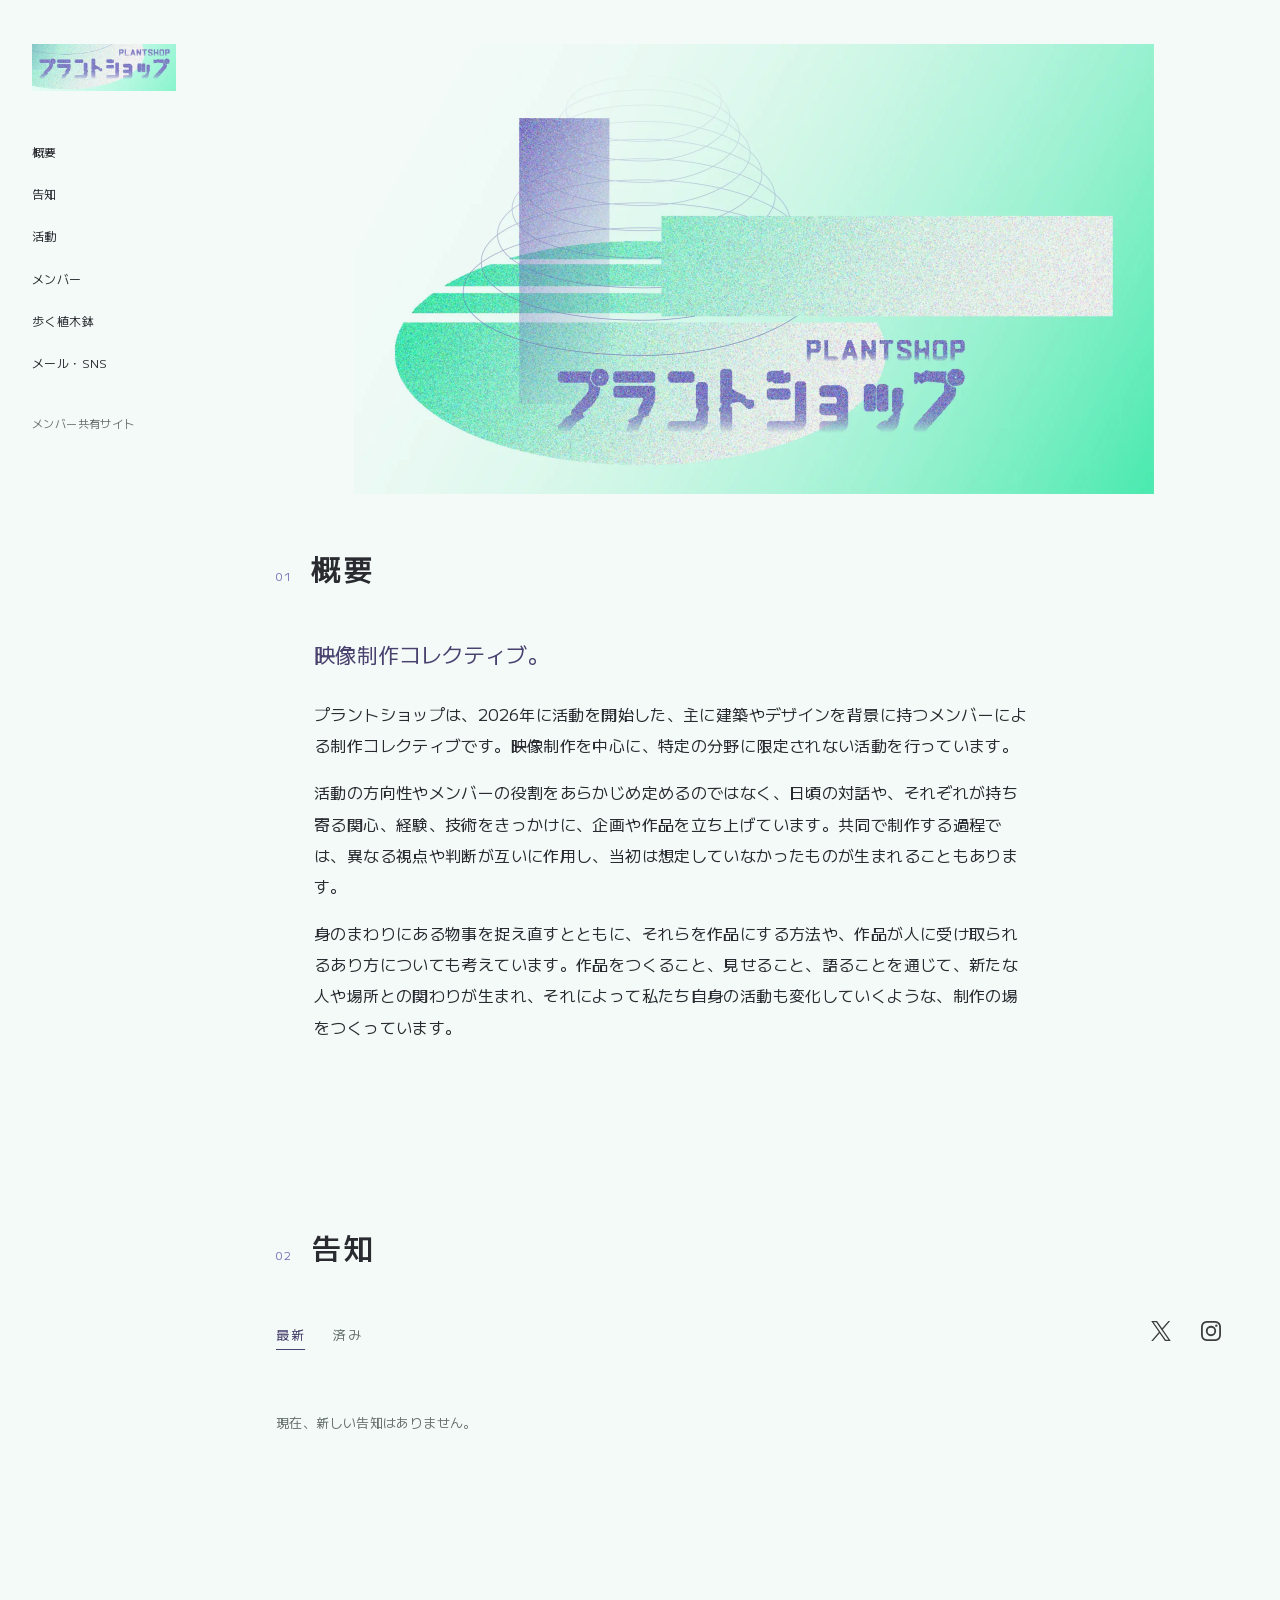
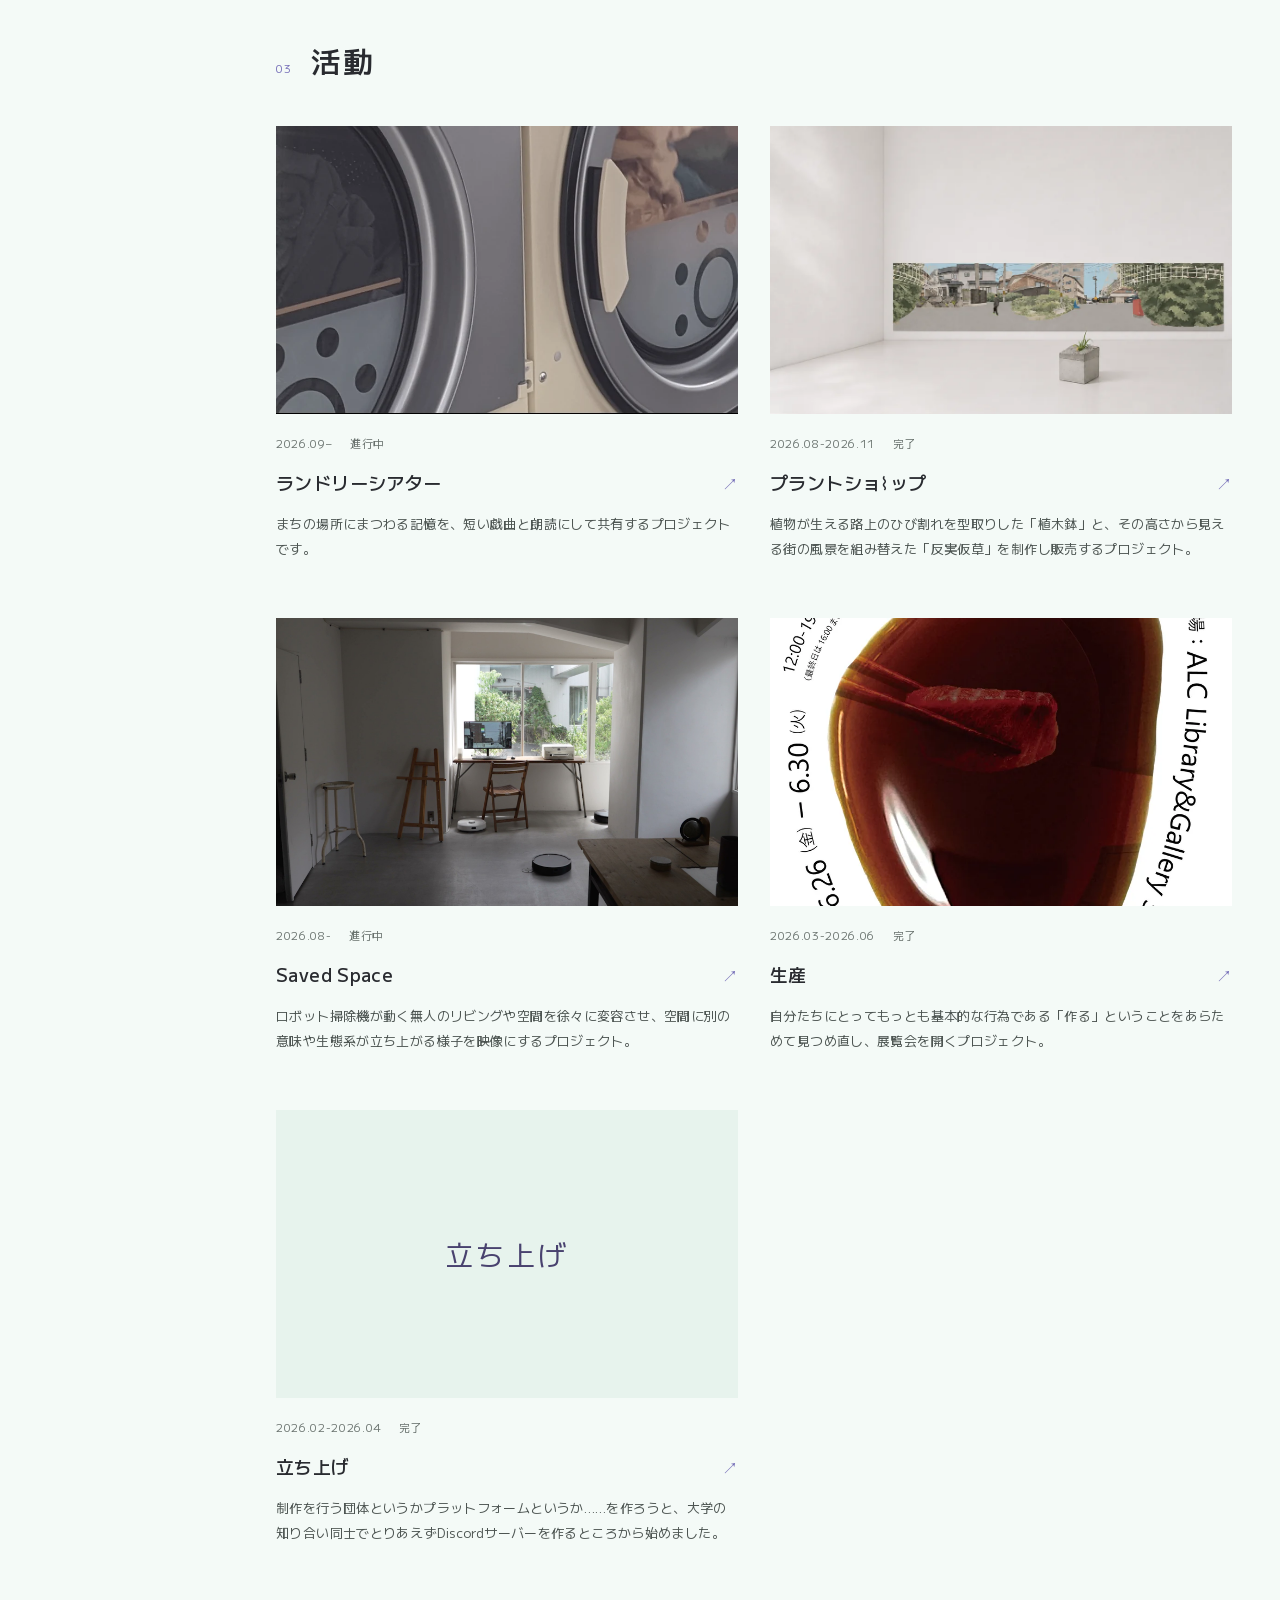
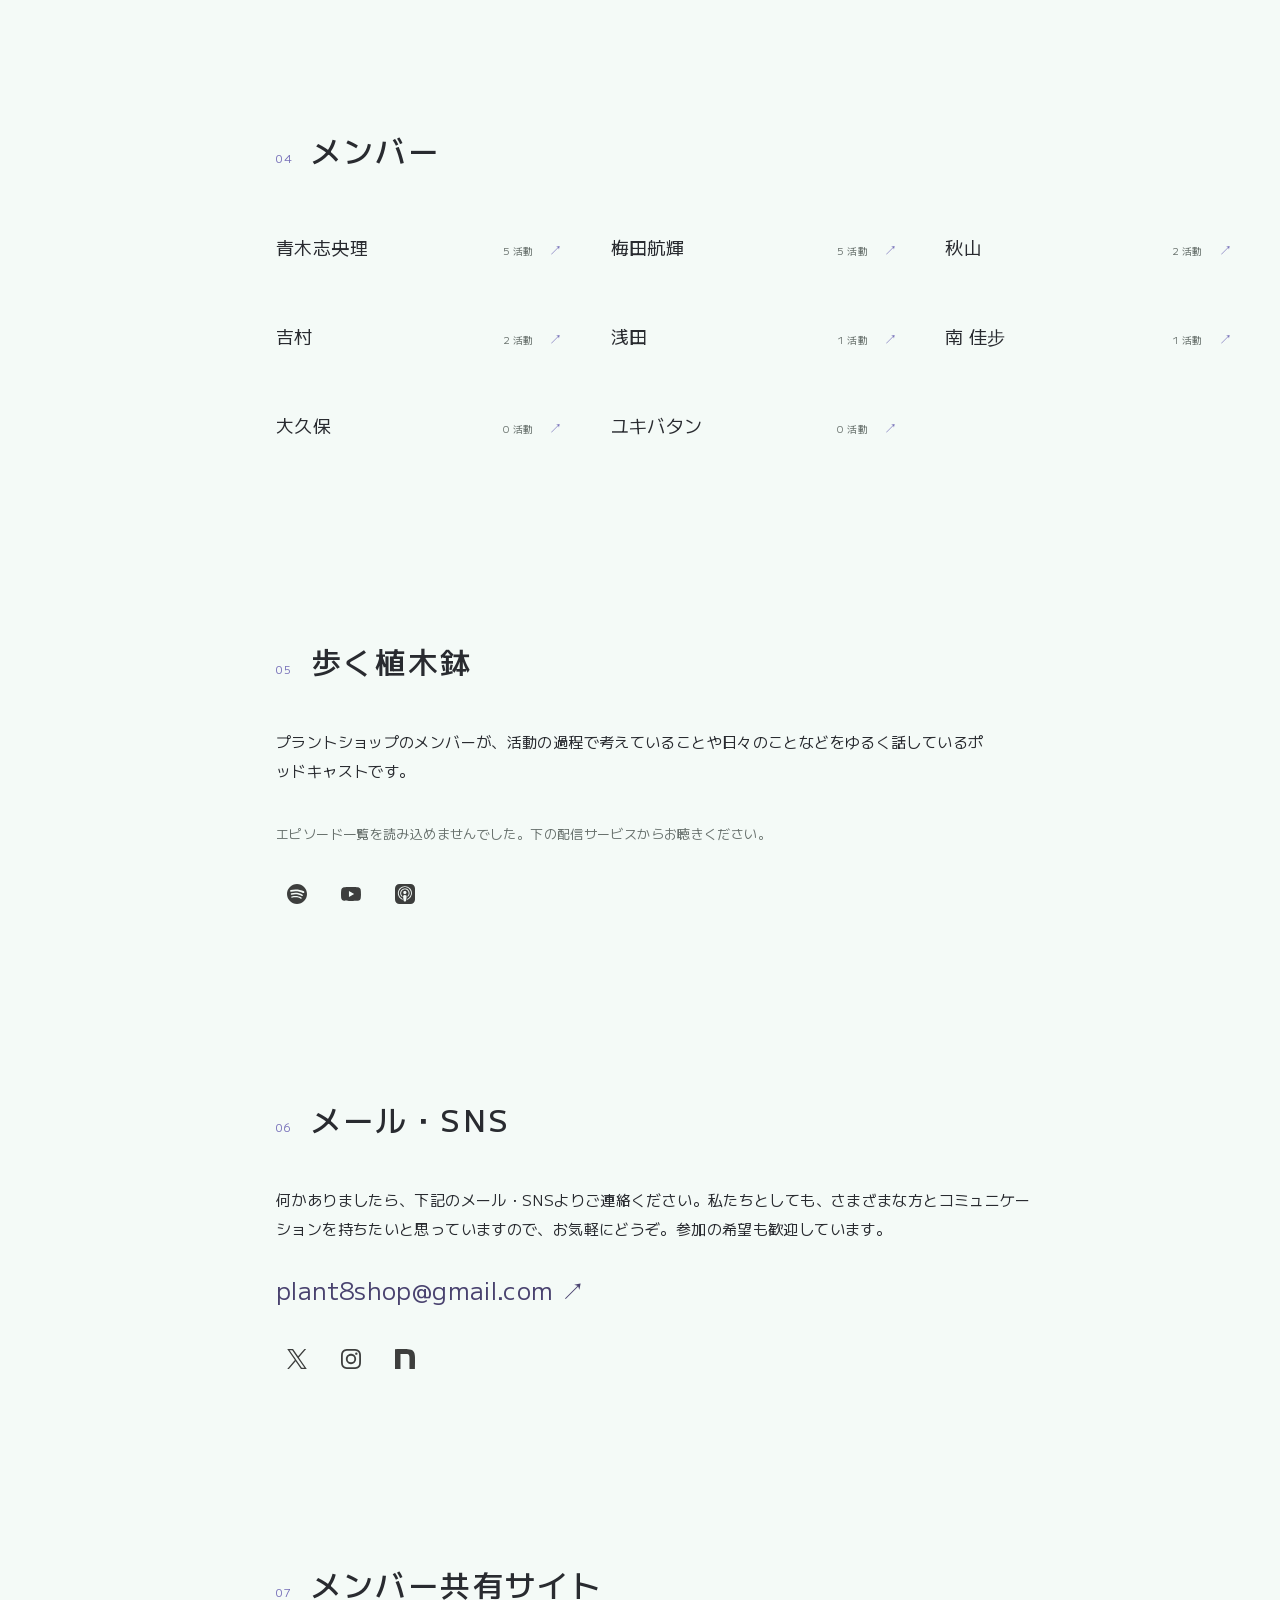
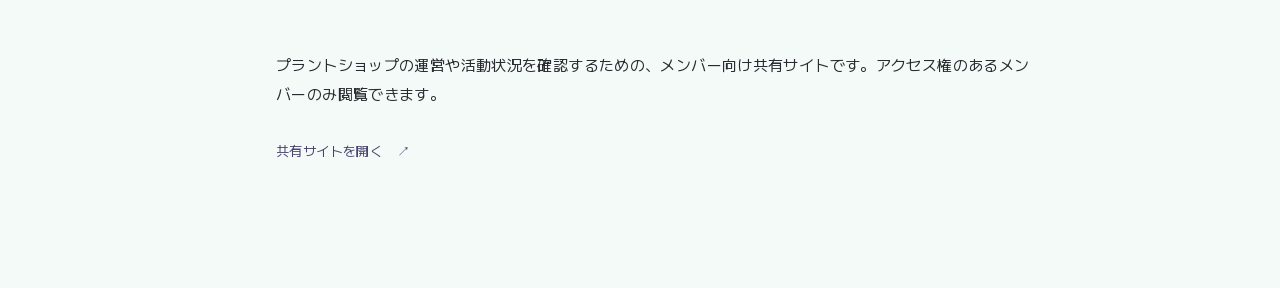
<file: index.html>
<!DOCTYPE html>
<html lang="ja">
<head>
  <meta charset="UTF-8" />
  <meta name="viewport" content="width=device-width, initial-scale=1.0" />
  <title>プラントショップ｜制作・展示・販売を横断するコレクティブ</title>
  <meta
    name="description"
    content="プラントショップは、空間や場所をモチーフとした体験の創造や映像表現を主軸に、共同で持続的に制作するコレクティブです。"
  />

  <link rel="canonical" href="https://plantshop.work/" />

  <meta property="og:title" content="プラントショップ｜制作・展示・販売を横断するコレクティブ" />
  <meta property="og:description" content="空間や場所をモチーフとした体験の創造や映像表現を主軸に、共同で持続的に制作するコレクティブです。" />
  <meta property="og:type" content="website" />
  <meta property="og:url" content="https://plantshop.work/" />
  <meta property="og:image" content="https://plantshop.work/assets/logo-full.png" />

  <meta name="twitter:card" content="summary_large_image" />

  <link rel="stylesheet" href="style.css?v=20261116-4" />
</head>
<!-- Google tag (gtag.js) -->
<script async src="https://www.googletagmanager.com/gtag/js?id=G-JRM94L2HK3"></script>
<script>
  window.dataLayer = window.dataLayer || [];
  function gtag(){dataLayer.push(arguments);}
  gtag('js', new Date());

  gtag('config', 'G-JRM94L2HK3');
</script>
<body data-page="home">
  <header class="site-header">
    <nav class="nav" aria-label="メインナビゲーション">
      <a href="index.html" class="nav-home nav-logo-link">
        <img src="assets/logo-text-display.webp" alt="プラントショップ" class="nav-logo" width="480" height="157">
      </a>
      <button class="nav-toggle" type="button" aria-label="メニューを開く" aria-expanded="false" aria-controls="siteMenu" hidden><span></span><span></span></button>
      <div class="nav-links" id="siteMenu">
        <a href="#about">概要</a>
        <a href="#announcements">告知</a>
        <a href="#works">活動</a><a href="#members">メンバー</a>
        <a href="#walking-pot">歩く植木鉢</a>
        <a href="#contact">メール・SNS</a>
        <a href="#member-share">メンバー共有サイト</a>
      </div>
    </nav>
  </header>

  <main>
    <section id="about" class="section intro-section">
      <div class="section-inner">
        <picture>
          <source srcset="assets/logo-full-display.webp" type="image/webp">
          <img
            src="assets/logo-full.png"
            alt="プラントショップのロゴ"
            class="about-logo"
            width="1600"
            height="900"
            fetchpriority="high"
          >
        </picture>
        <div class="section-heading">
          <span class="section-index">01</span>
          <h2>概要</h2>
        </div>
        <div id="aboutContent"></div>
      </div>
    </section>

    <section id="announcements" class="section news-section">
      <div class="section-inner">
        <div class="section-heading">
          <span class="section-index">02</span>
          <h2>告知</h2>
        </div>
        <div class="news-column">
          <div class="news-actions">
            <a
              class="contact-sns-link"
              href="https://x.com/plant8shop"
              target="_blank"
              rel="noopener noreferrer"
            >X</a>
            <a
              class="contact-sns-link"
              href="https://www.instagram.com/plant8shop/"
              target="_blank"
              rel="noopener noreferrer"
            >Instagram</a>
          </div>
          <div class="announcement-tabs" role="tablist" aria-label="告知の表示切り替え">
            <button
              class="announcement-tab is-active"
              type="button"
              role="tab"
              aria-selected="true"
              aria-controls="newsList"
              data-announcement-status="latest"
            >最新</button>
            <button
              class="announcement-tab"
              type="button"
              role="tab"
              aria-selected="false"
              aria-controls="newsList"
              data-announcement-status="done"
            >済み</button>
          </div>
          <div id="newsList" class="news-list" role="tabpanel" aria-live="polite"></div>
        </div>
      </div>
    </section>

    <section id="works" class="section">
      <div class="section-inner">
        <div class="section-heading">
          <span class="section-index">03</span>
          <h2>活動</h2>
        </div>
        <div id="worksGraph"></div>
      </div>
    </section>

    <section id="members" class="section"><div class="section-inner"><div class="section-heading"><span class="section-index">04</span><h2>メンバー</h2></div><ul id="membersList" class="member-directory"></ul></div></section>

    <section id="walking-pot" class="section">
      <div class="section-inner">
        <div class="section-heading">
          <span class="section-index">05</span>
          <h2>歩く植木鉢</h2>
        </div>
        <div id="podcastContent"></div>
      </div>
    </section>

    <section id="contact" class="section">
      <div class="section-inner">
        <div class="section-heading">
          <span class="section-index">06</span>
          <h2>メール・SNS</h2>
        </div>
        <div id="contactContent"></div>
      </div>
    </section>

    <section id="member-share" class="section">
      <div class="section-inner">
        <div class="section-heading">
          <span class="section-index">07</span>
          <h2>メンバー共有サイト</h2>
        </div>
        <div id="memberShareContent"></div>
      </div>
    </section>
  </main>

  <script src="data.js?v=aa2e7e111718"></script>
  <script src="app.js?v=20261116-4"></script>
</body>
</html>
</file>
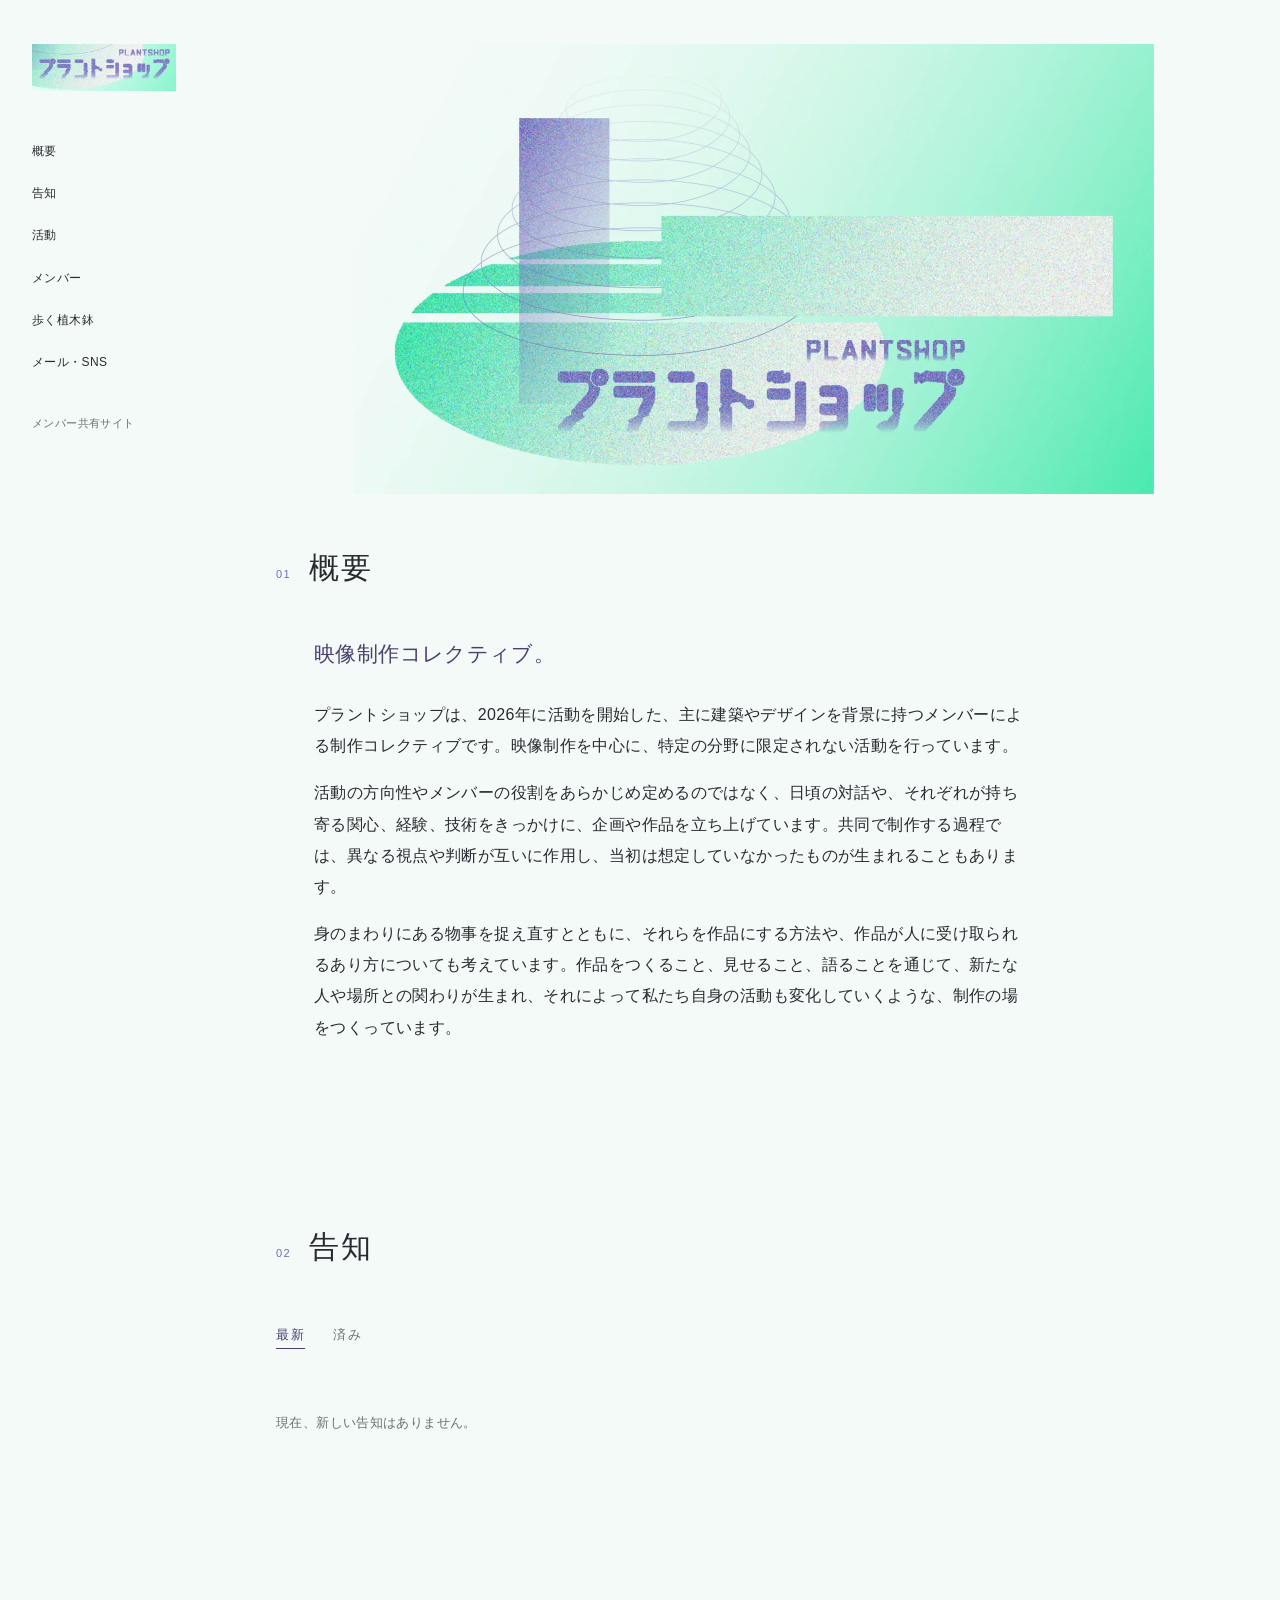
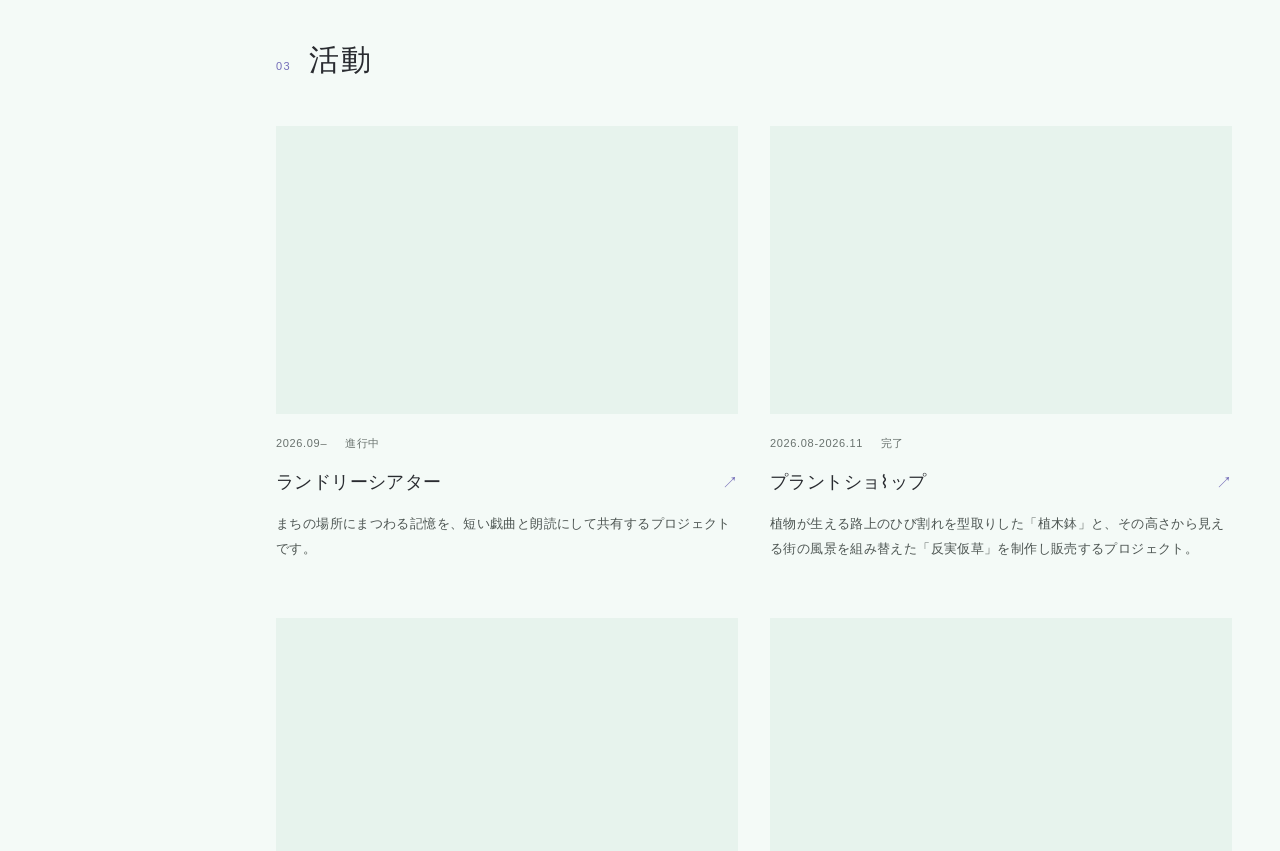
<file: announcement.html>
<!doctype html>
<html lang="ja"><head><meta charset="utf-8"><meta name="viewport" content="width=device-width,initial-scale=1"><title>告知｜プラントショップ</title><link rel="canonical" href="https://www.plantshop.work/#announcements"><meta http-equiv="refresh" content="0;url=index.html#announcements"></head><body><a href="index.html#announcements">告知一覧へ</a></body></html>
</file>
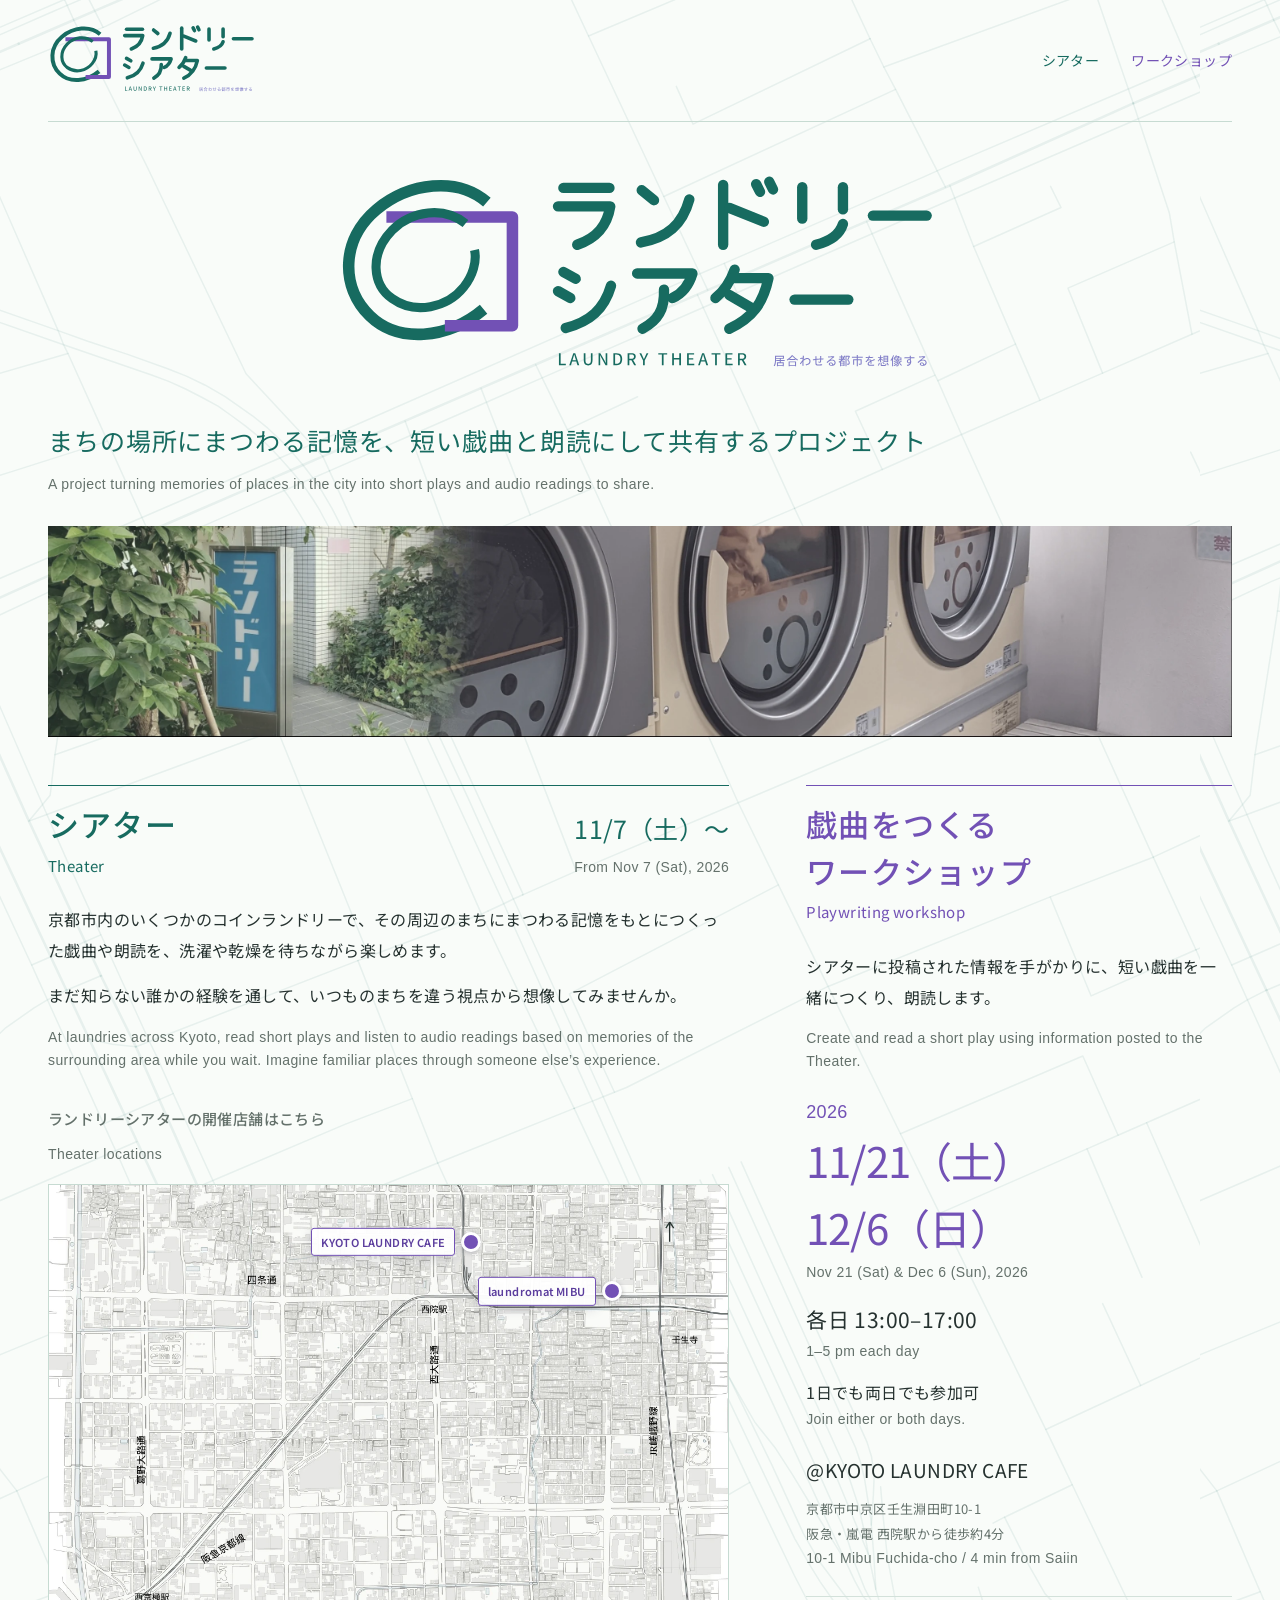
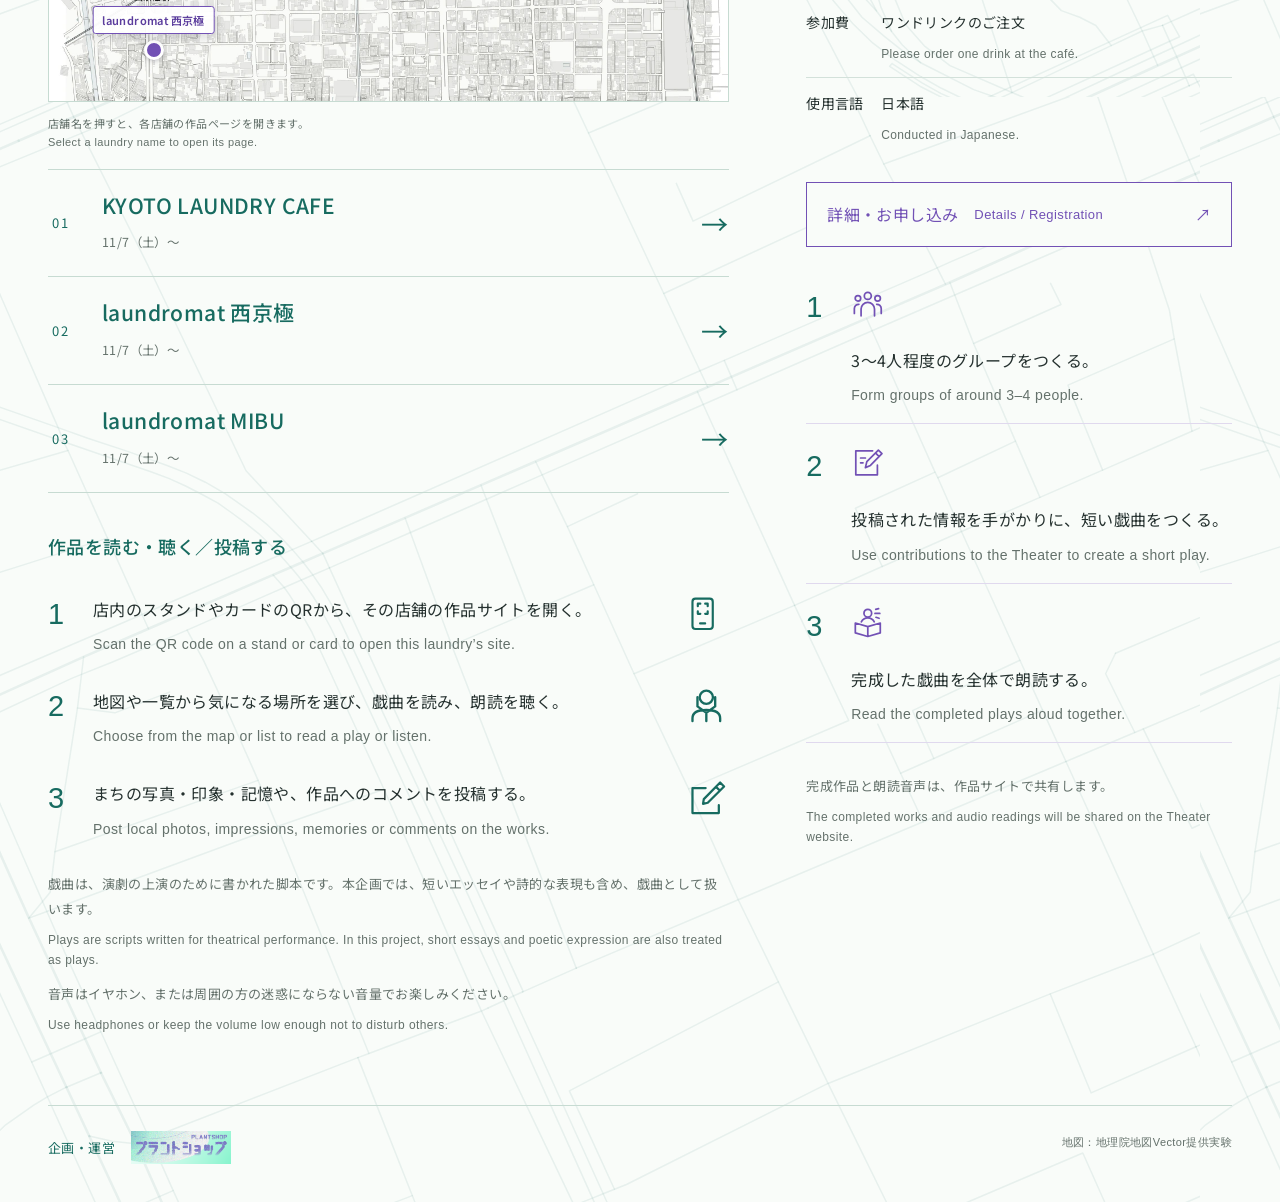
<file: laundry-store.html>
<!DOCTYPE html>
<html lang="ja">
<head>
  <meta charset="UTF-8">
  <meta name="viewport" content="width=device-width, initial-scale=1.0">
  <meta name="description" content="このランドリーの周辺のまちにまつわる記憶をもとにつくった戯曲や朗読を、洗濯や乾燥を待ちながら楽しめます。">
  <title>店舗｜ランドリーシアター</title>
  <link rel="stylesheet" href="laundry.css?v=20261107-15">
  <link rel="stylesheet" href="laundry-poster.css?v=20261107-21">
</head>
<body class="store-page poster-store-page">
  <header class="site-header">
    <nav class="nav store-header" aria-label="ランドリーシアター">
      <a href="laundry.html" class="theater-wordmark"><img src="assets/laundry/logo.svg" alt="ランドリーシアター" width="228" height="72"></a>
      <span id="headerStoreName" class="header-store-name"></span>
      <button id="storeLanguageToggle" class="store-language-toggle" type="button">English</button>
    </nav>
  </header>

  <main>
    <section class="store-workspace-head">
      <div class="section-inner section-inner-wide">
        <nav id="modeNav" class="mode-nav folder-tabs" aria-label="店舗ページの機能">
          <button class="mode-button is-active" type="button" data-mode="works" aria-pressed="true" data-ja="読む・聴く" data-en="Read / Listen">読む・聴く</button>
          <button class="mode-button" type="button" data-mode="submit" aria-pressed="false" data-ja="投稿する" data-en="Contribute">投稿する</button>
          <button class="mode-button" type="button" data-mode="mine" aria-pressed="false" data-ja="あなたの投稿・コメント" data-en="Your contributions">あなたの投稿・コメント</button>
        </nav>
      </div>
    </section>

    <section id="works" class="section mode-panel works-section is-active" data-panel="works">
      <div class="section-inner section-inner-wide">
        <section class="play-map-section store-play-map" aria-labelledby="playMapTitle">
          <h2 id="playMapTitle" class="visually-hidden" data-ja="戯曲の場所" data-en="Locations in the works">戯曲の場所</h2>
          <div id="laundryAreaMap"></div>
        </section>
      </div>
    </section>

    <section id="submit" class="section mode-panel submit-section" data-panel="submit" hidden>
      <div class="section-inner section-inner-wide">
        <button id="showDiscountReceipt" class="discount-reopen button" type="button" hidden data-discount-trigger data-ja="ドリンク50円引き画面を表示" data-en="Show ¥50 drink discount">ドリンク50円引き画面を表示</button>
        <form id="submissionForm" class="submission-form"><input class="honeypot" type="text" name="website" tabindex="-1" autocomplete="off" aria-hidden="true">
          <div class="submission-layout">
            <div>
              <div class="map-card map-card-flat"><div class="map-label-row"><span data-ja="場所を選ぶ" data-en="Choose a location">場所を選ぶ</span><div class="map-label-actions"><button id="currentLocationButton" class="current-location-button" type="button" data-ja="現在位置" data-en="Current location">現在位置</button><small data-ja="2本指で地図を移動・拡大縮小" data-en="Use two fingers to move and zoom">2本指で地図を移動・拡大縮小</small></div></div><div id="submissionMap" class="map-canvas submission-map" role="group" aria-label="地図上で投稿する場所を選ぶ"></div></div>
              <p id="currentLocationStatus" class="current-location-status" role="alert" aria-live="assertive" hidden></p>
              <p id="selectedLocation" class="visually-hidden" aria-live="polite"></p>
              <label class="unknown-row"><input id="locationUnknown" type="checkbox" name="locationUnknown"><span data-ja="地図では場所がわからない" data-en="I cannot identify the location on the map">地図では場所がわからない</span></label>
            </div>
            <div class="form-fields">
              <label><span data-ja="場所の名前" data-en="Location name">場所の名前</span><input name="placeLabel" type="text" maxlength="120" placeholder="例：角の自動販売機の前" data-placeholder-ja="例：角の自動販売機の前" data-placeholder-en="e.g. In front of the vending machine on the corner"></label>
              <label><span data-ja="テキスト" data-en="Text">テキスト</span><textarea name="body" required maxlength="1200" rows="8" placeholder="そこで見たこと、聞こえた音、思い出したことなど" data-placeholder-ja="そこで見たこと、聞こえた音、思い出したことなど" data-placeholder-en="What you saw, heard, remembered, or felt there"></textarea></label>
              <label class="photo-field"><span data-ja="写真（任意）" data-en="Photos (optional)">写真（任意）</span><span class="button photo-add-button" data-ja="写真を追加" data-en="Add photos">写真を追加</span><input class="photo-input" name="photo" type="file" accept="image/*" multiple></label>
              <div id="submissionPhotoPreview" class="photo-preview" aria-live="polite" hidden></div>
              <label class="consent-row"><input name="consent" type="checkbox" required><span data-ja="投稿内容は、作品制作や本サイトへの掲載素材になる可能性があります。同意しますか？" data-en="I agree that my contribution may be used in creating works or as material published on this website.">投稿内容は、作品制作や本サイトへの掲載素材になる可能性があります。同意しますか？</span></label>
              <button class="button button-primary" type="submit" data-ja="投稿する" data-en="Submit">投稿する</button>
              <p id="formStatus" class="form-status" role="status" aria-live="polite"></p>
            </div>
          </div>
        </form>
      </div>
    </section>

    <section id="mine" class="section mode-panel mine-section" data-panel="mine" hidden>
      <div class="section-inner section-inner-wide">
        <button id="showDiscountReceiptFromMine" class="discount-reopen button" type="button" hidden data-discount-trigger data-ja="ドリンク50円引き画面を表示" data-en="Show ¥50 drink discount">ドリンク50円引き画面を表示</button>
        <div id="mySubmissionList" class="my-submission-list"></div>
      </div>
    </section>
  </main>

  <button id="storeHelpButton" class="store-help-button" type="button" aria-label="このページについて">?</button>

  <dialog id="storeHelpDialog" class="form-dialog store-help-dialog" aria-labelledby="storeHelpTitle">
    <button id="storeHelpClose" class="dialog-close" type="button" data-close-dialog="storeHelpDialog" aria-label="説明を閉じる">×</button>
    <div class="store-help-content">
      <h2 id="storeHelpTitle">ランドリーシアターについて<small lang="en">About Laundry Theater</small></h2>
      <div id="storeStart"><p class="store-start-date">11/7（土）〜</p><p class="translation" lang="en">From Nov 7 (Sat), 2026</p></div>
      <section class="store-help-section"><h3>シアターについて<small lang="en">About the Theater</small></h3><p>京都市内のいくつかのコインランドリーで、その周辺のまちにまつわる記憶をもとにつくった戯曲や朗読を、洗濯や乾燥を待ちながら楽しめます。</p><p>まだ知らない誰かの経験を通して、いつものまちを違う視点から想像してみませんか。</p><p class="translation" lang="en">At laundries across Kyoto, read short plays and listen to audio readings based on memories of the surrounding area while you wait. Imagine familiar places through someone else’s experience.</p></section>
      <section class="store-help-section store-help-actions">
        <h3>作品を読む・聴く／投稿する<small lang="en">Read, listen and contribute</small></h3>
        <ol class="poster-steps theater-steps store-help-steps">
          <li><div><img src="assets/laundry/theater-1.svg" alt="" width="46" height="46" loading="lazy"><p>店内のスタンドやカードのQRから、その店舗の作品サイトを開く。</p><p class="translation" lang="en">Scan the QR code on a stand or card to open this laundry’s site.</p></div></li>
          <li><div><img src="assets/laundry/theater-2.svg" alt="" width="46" height="46" loading="lazy"><p>地図や一覧から気になる場所を選び、戯曲を読み、朗読を聴く。</p><p class="translation" lang="en">Choose from the map or list to read a play or listen.</p></div></li>
          <li><div><img src="assets/laundry/theater-3.svg" alt="" width="46" height="46" loading="lazy"><p>まちの写真・印象・記憶や、作品へのコメントを投稿する。</p><p class="translation" lang="en">Post local photos, impressions, memories or comments on the works.</p></div></li>
        </ol>
        <div class="store-audio-note"><p>音声はイヤホン、または周囲の方の迷惑にならない音量でお楽しみください。</p><p class="translation" lang="en">Please use headphones or keep the volume low enough not to disturb others.</p></div>
      </section>
      <section class="store-help-section"><h3>戯曲をつくるワークショップ<small lang="en">Playwriting workshop</small></h3><p>シアターに投稿された情報を手がかりに、短い戯曲を一緒につくり、朗読します。完成した作品は、このサイトで表示されます。</p><p>11/21（土）・12/6（日） 各日13:00–17:00／KYOTO LAUNDRY CAFE。1日でも両日でも参加できます。</p><p class="translation" lang="en">Create and read a short play using information posted to the Theater. Completed works are displayed on this site. Nov 21 and Dec 6, 1–5 pm, at KYOTO LAUNDRY CAFE. Join either or both days.</p></section>
      <section class="store-help-section"><h3>ここでいう「戯曲」<small lang="en">What we mean by “play”</small></h3><p>戯曲は、演劇の上演のために書かれた脚本です。本企画では、短いエッセイや詩的な表現も含め、戯曲として扱います。</p><p class="translation" lang="en">Plays are scripts written for theatrical performance. In this project, short essays and poetic expression are also treated as plays.</p></section>
      <div id="storeDrinkOffer" class="drink-offer" hidden><p>KYOTO LAUNDRY CAFEへの投稿では、投稿後に表示される画面を店員に見せると、3日以内はドリンクが50円引きになります。</p><p class="translation" lang="en">For contributions to KYOTO LAUNDRY CAFE, show the screen displayed after posting to staff to receive ¥50 off a drink within 3 days.</p></div>
      <p class="store-map-source"><a href="https://maps.gsi.go.jp/development/vt.html" target="_blank" rel="noopener"><span data-help-ja>地図：国土地理院「地理院地図Vector提供実験」を加工して作成</span><span data-help-en>Map: adapted from GSI Maps Vector experimental data.</span> <span aria-hidden="true">↗</span></a></p>
      <nav class="store-help-links" aria-label="関連リンク">
        <a href="laundry.html#stores"><span>開催店舗一覧</span><small lang="en">Theater locations</small></a>
        <a href="laundry.html#workshop"><span>戯曲をつくるワークショップ</span><small lang="en">Playwriting workshop</small></a>
        <a href="index.html"><span>企画・運営　プラントショップ</span><small lang="en">Organized by Plantshop</small></a>
      </nav>
    </div>
  </dialog>

  <dialog id="drinkDiscountReceipt" class="drink-discount-dialog" aria-labelledby="discountTitle">
    <button id="discountDialogClose" class="dialog-close" type="button" data-close-dialog="drinkDiscountReceipt" aria-label="割引画面を閉じる">×</button>
    <div class="drink-discount-receipt">
      <p class="discount-kicker" data-ja="投稿特典" data-en="Contribution benefit">投稿特典</p>
      <h2 id="discountTitle"><span data-ja="投稿しました" data-en="Submitted">投稿しました</span><br><strong data-ja="ドリンク50円引き" data-en="¥50 off a drink">ドリンク50円引き</strong></h2>
      <p data-ja="この画面をKYOTO LAUNDRY CAFEの店員に見せてください。" data-en="Show this screen to staff at KYOTO LAUNDRY CAFE.">この画面をKYOTO LAUNDRY CAFEの店員に見せてください。</p>
      <dl><div><dt data-ja="投稿日時" data-en="Submitted">投稿日時</dt><dd id="discountSubmittedAt"></dd></div><div><dt data-ja="有効期限" data-en="Expires">有効期限</dt><dd id="discountExpiresAt"></dd></div></dl>
      <p class="discount-now"><span data-ja="現在時刻" data-en="Current time">現在時刻</span><time id="discountCurrentTime"></time></p>
      <p class="discount-note" data-ja="投稿完了から3日間有効です。" data-en="Valid for 3 days after submission.">投稿完了から3日間有効です。</p>
      <button id="discountCloseButton" class="button" type="button" data-ja="閉じる" data-en="Close">閉じる</button>
    </div>
  </dialog>

  <dialog id="workDialog" class="work-dialog" aria-labelledby="dialogTitle"><button id="dialogClose" class="dialog-close" type="button" aria-label="作品を閉じる">×</button><div id="dialogContent"></div></dialog>

  <dialog id="commentDialog" class="form-dialog" aria-labelledby="commentDialogTitle">
    <button id="commentDialogClose" class="dialog-close" type="button" data-close-dialog="commentDialog" aria-label="コメント画面を閉じる">×</button>
    <form id="commentForm" class="dialog-form">
      <p id="commentDialogKicker" class="dialog-index">作品への投稿</p><h2 id="commentDialogTitle">コメントする</h2><p id="commentWorkTitle" class="dialog-context"></p>
      <label><span id="commentBodyLabel">テキスト</span><textarea name="body" required maxlength="1200" rows="7" placeholder="作品へのコメント、この場所へのコメント、感じたこと、記憶など" data-placeholder-ja="作品へのコメント、この場所へのコメント、感じたこと、記憶など" data-placeholder-en="Comments on the work or this place, what you felt, memories, and more"></textarea></label>
      <div class="photo-field"><span id="commentPhotoLabel">写真（任意）</span><label id="commentPhotoButton" class="button photo-add-button" for="commentPhotoInput">写真を追加</label><input id="commentPhotoInput" class="photo-input" name="photo" type="file" accept="image/*" multiple></div>
      <div id="commentPhotoPreview" class="photo-preview" aria-live="polite" hidden></div>
      <label class="consent-row"><input name="consent" type="checkbox" required><span id="commentConsentText">投稿内容は、作品制作や本サイトへの掲載素材になる可能性があります。同意しますか？</span></label>
      <button id="commentSubmitButton" class="button button-primary" type="submit">投稿する</button><p id="commentStatus" class="form-status" role="status" aria-live="polite"></p>
    </form>
  </dialog>

  <dialog id="editDialog" class="form-dialog" aria-labelledby="editDialogTitle">
    <button id="editDialogClose" class="dialog-close" type="button" data-close-dialog="editDialog" aria-label="投稿を閉じる">×</button>
    <form id="editForm" class="dialog-form">
      <p class="dialog-index" data-ja="あなたの投稿" data-en="Your contribution">あなたの投稿</p><h2 id="editDialogTitle" data-ja="投稿を見る" data-en="View contribution">投稿を見る</h2><p id="editTypeLabel" class="dialog-context"></p>
      <div id="editLocationFields" class="edit-location-fields">
        <div class="map-card map-card-flat"><div class="map-label-row"><span data-ja="場所を変更する" data-en="Change location">場所を変更する</span><small data-ja="2本指で地図を移動・拡大縮小" data-en="Use two fingers to move and zoom">2本指で地図を移動・拡大縮小</small></div><div id="editSubmissionMap" class="map-canvas submission-map" role="group" aria-label="地図上で投稿場所を変更する"></div></div>
        <p id="editSelectedLocation" class="selected-location"></p>
        <label class="unknown-row"><input id="editLocationUnknown" type="checkbox" name="locationUnknown"><span data-ja="地図では場所がわからない" data-en="I cannot identify the location on the map">地図では場所がわからない</span></label>
      </div>
      <label id="editPlaceField"><span data-ja="場所の名前" data-en="Location name">場所の名前</span><input name="placeLabel" type="text" maxlength="120"></label>
      <label><span data-ja="テキスト" data-en="Text">テキスト</span><textarea name="body" required maxlength="1200" rows="7"></textarea></label>
      <div id="currentPhoto" class="current-photo"></div>
      <label class="photo-field"><span data-ja="写真を変更（任意）" data-en="Replace photos (optional)">写真を変更（任意）</span><span class="button photo-add-button" data-ja="写真を変更" data-en="Choose replacement photos">写真を変更</span><input class="photo-input" name="photo" type="file" accept="image/*" multiple><small data-ja="最大5枚。選択すると現在の写真をまとめて置き換えます。" data-en="Up to 5 photos. New selections replace all current photos.">最大5枚。選択すると現在の写真をまとめて置き換えます。</small></label>
      <div id="editPhotoPreview" class="photo-preview" aria-live="polite" hidden></div>
      <label class="consent-row"><input name="consent" type="checkbox" required><span data-ja="修正した内容は、作品制作や本サイトへの掲載素材になる可能性があります。同意しますか？" data-en="I agree that the revised content may be used in creating works or as material published on this website.">修正した内容は、作品制作や本サイトへの掲載素材になる可能性があります。同意しますか？</span></label>
      <div class="edit-actions"><button class="button button-primary" type="submit" data-ja="修正を保存する" data-en="Save changes">修正を保存する</button><button id="deleteSubmissionButton" class="button button-danger" type="button" data-ja="削除する" data-en="Delete">削除する</button></div><p id="editStatus" class="form-status" role="status" aria-live="polite"></p>
    </form>
  </dialog>

  <script src="data/laundry-works.js?v=20261111-2"></script>
  <script src="data/laundry-waiting-room.js?v=20261107-14"></script>
  <script src="data/laundry-area-maps.js?v=20261107-8"></script>
  <script src="laundry-area-maps.js?v=20261107-11"></script>
  <script src="laundry-store.js?v=20261107-31"></script>
</body>
</html>
</file>
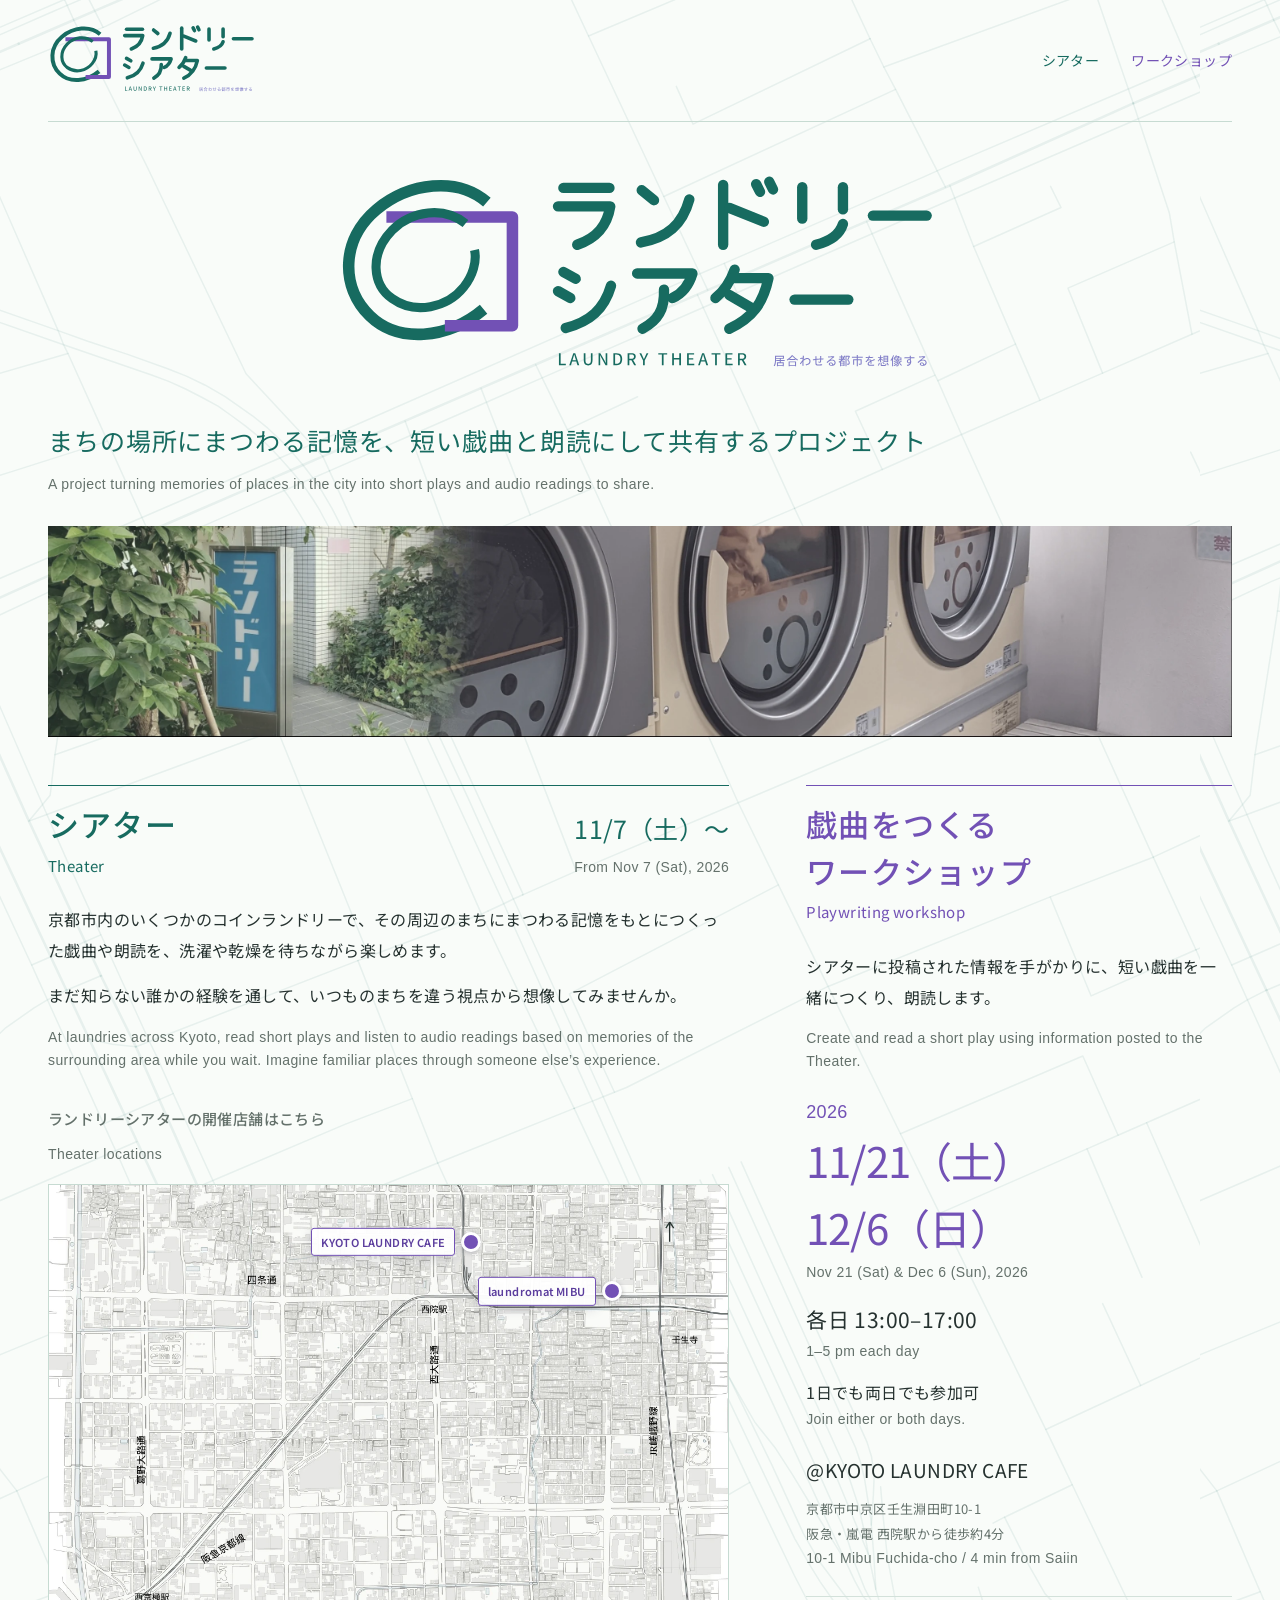
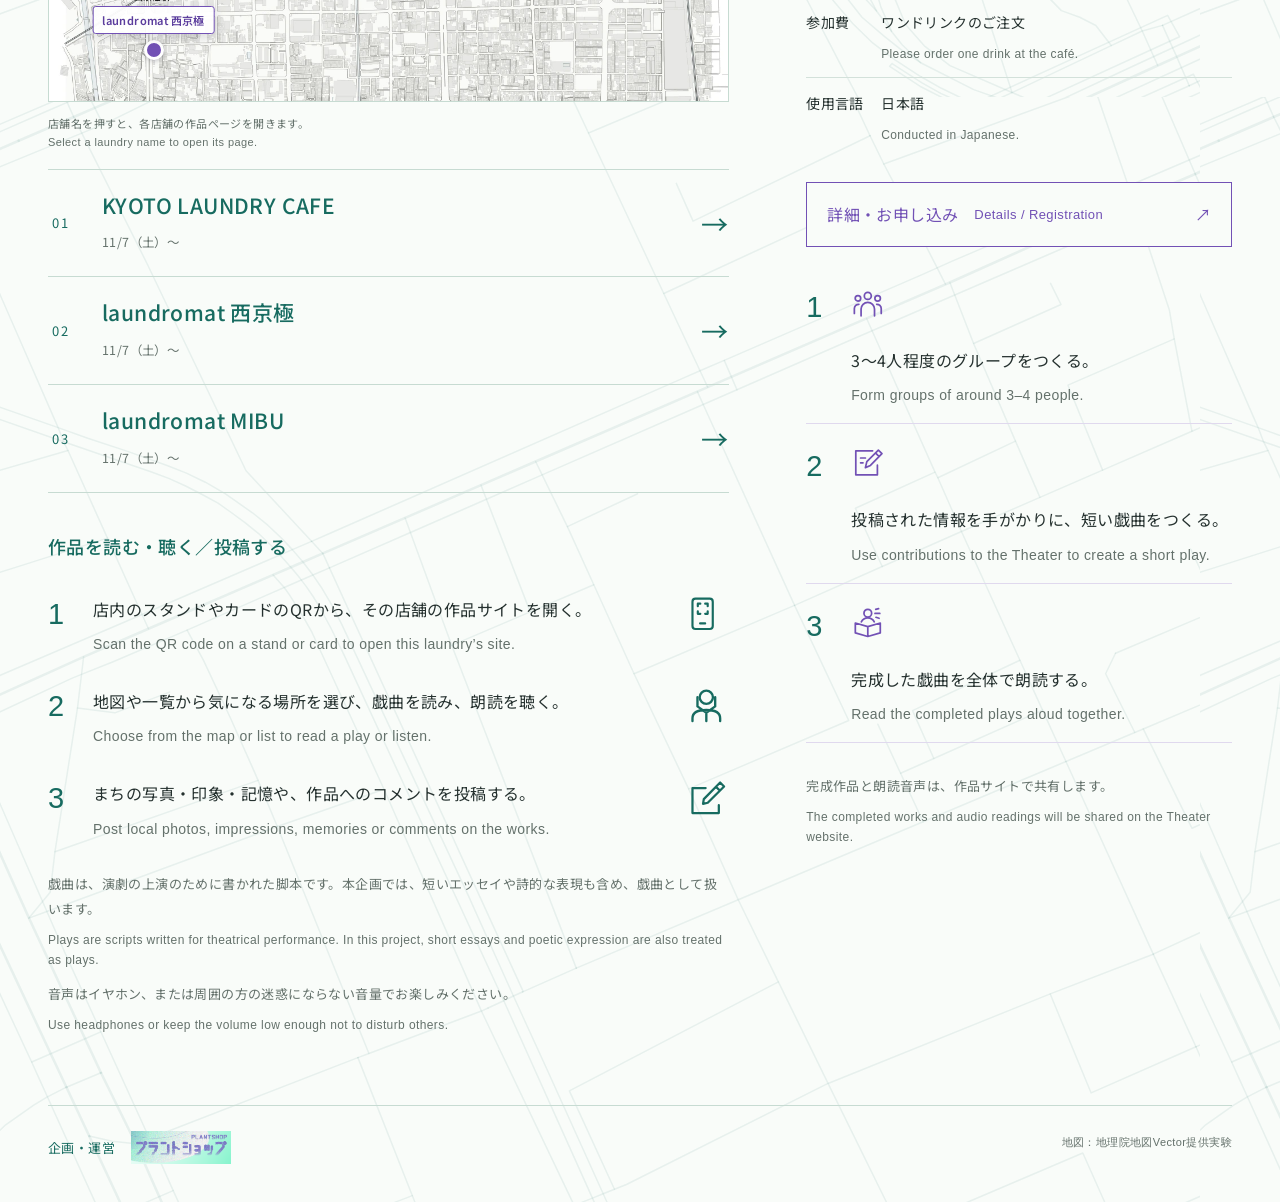
<file: laundry.html>
<!DOCTYPE html>
<html lang="ja">
<head>
  <meta charset="UTF-8">
  <meta name="viewport" content="width=device-width, initial-scale=1.0">
  <meta name="description" content="まちの場所にまつわる記憶を、短い戯曲と朗読にして共有するプロジェクト">
  <title>ランドリーシアター｜プラントショップ</title>
  <link rel="canonical" href="https://www.plantshop.work/laundry.html">
  <link rel="stylesheet" href="laundry.css?v=20261107-13">
  <link rel="stylesheet" href="laundry-poster.css?v=20261107-19">
</head>
<body class="poster-page">
  <header class="poster-header">
    <a href="laundry.html" aria-label="ランドリーシアター"><img src="assets/laundry/logo.svg" alt="ランドリーシアター" width="228" height="72"></a>
    <nav aria-label="ランドリーシアター"><a href="#theater">シアター</a><a href="#workshop">ワークショップ</a></nav>
  </header>
  <main class="poster-main">
    <section class="poster-hero" aria-labelledby="projectTitle">
      <h1 id="projectTitle"><img src="assets/laundry/logo.svg" alt="ランドリーシアター 居合わせる都市を想像する" width="760" height="240"></h1>
      <p class="poster-tagline">まちの場所にまつわる記憶を、短い戯曲と朗読にして共有するプロジェクト</p>
      <p class="translation" lang="en">A project turning memories of places in the city into short plays and audio readings to share.</p>
      <img class="poster-photo" src="assets/laundry/poster-photo.webp" alt="" width="2934" height="522" fetchpriority="high">
    </section>
    <div class="poster-columns">
      <section id="theater" class="poster-theater" aria-labelledby="theaterTitle">
        <div class="poster-section-title"><div><h2 id="theaterTitle">シアター</h2><p lang="en">Theater</p></div><div><p class="theater-date"><time datetime="2026-11-07">11/7（土）〜</time></p><p class="translation" lang="en">From Nov 7 (Sat), 2026</p></div></div>
        <p>京都市内のいくつかのコインランドリーで、その周辺のまちにまつわる記憶をもとにつくった戯曲や朗読を、洗濯や乾燥を待ちながら楽しめます。</p>
        <p>まだ知らない誰かの経験を通して、いつものまちを違う視点から想像してみませんか。</p>
        <p class="translation" lang="en">At laundries across Kyoto, read short plays and listen to audio readings based on memories of the surrounding area while you wait. Imagine familiar places through someone else’s experience.</p>
        <div id="stores" class="poster-stores"><h3>ランドリーシアターの開催店舗はこちら</h3><p class="translation" lang="en">Theater locations</p><div class="project-stores-map-frame"><img class="project-stores-map" src="assets/laundry/project-stores-map.webp?v=20261107-3" alt="京都市内にあるランドリーシアター3店舗の位置関係を示す地図" width="1200" height="912"><a class="project-store-marker is-left" href="laundry-store.html?store=kyoto-laundry-cafe" style="--x:62.13%;--y:11.07%" aria-label="KYOTO LAUNDRY CAFEの店舗ページへ"><span>KYOTO LAUNDRY CAFE</span></a><a class="project-store-marker is-left" href="laundry-store.html?store=laundromat-mibu" style="--x:82.72%;--y:20.67%" aria-label="laundromat MIBUの店舗ページへ"><span>laundromat MIBU</span></a><a class="project-store-marker is-above" href="laundry-store.html?store=laundromat-nishikyogoku" style="--x:15.49%;--y:89.86%" aria-label="laundromat 西京極の店舗ページへ"><span>laundromat 西京極</span></a></div><p class="project-map-hint">店舗名を押すと、各店舗の作品ページを開きます。 <span lang="en">Select a laundry name to open its page.</span></p><div id="storeList" class="store-list"></div></div>
        <h3 class="theater-actions-title">作品を読む・聴く／投稿する</h3>
        <ol class="poster-steps theater-steps">
          <li><div><img src="assets/laundry/theater-1.svg" alt="" width="46" height="46" loading="lazy"><p>店内のスタンドやカードのQRから、その店舗の作品サイトを開く。</p><p class="translation" lang="en">Scan the QR code on a stand or card to open this laundry’s site.</p></div></li>
<li><div><img src="assets/laundry/theater-2.svg" alt="" width="46" height="46" loading="lazy"><p>地図や一覧から気になる場所を選び、戯曲を読み、朗読を聴く。</p><p class="translation" lang="en">Choose from the map or list to read a play or listen.</p></div></li>
<li><div><img src="assets/laundry/theater-3.svg" alt="" width="46" height="46" loading="lazy"><p>まちの写真・印象・記憶や、作品へのコメントを投稿する。</p><p class="translation" lang="en">Post local photos, impressions, memories or comments on the works.</p></div></li>
        </ol>
        <div class="poster-note"><p>戯曲は、演劇の上演のために書かれた脚本です。本企画では、短いエッセイや詩的な表現も含め、戯曲として扱います。</p><p class="translation" lang="en">Plays are scripts written for theatrical performance. In this project, short essays and poetic expression are also treated as plays.</p><p>音声はイヤホン、または周囲の方の迷惑にならない音量でお楽しみください。</p><p class="translation" lang="en">Use headphones or keep the volume low enough not to disturb others.</p></div>
      </section>
      <section id="workshop" class="poster-workshop" aria-labelledby="workshopTitle">
        <div class="poster-section-title"><div><h2 id="workshopTitle">戯曲をつくる<br>ワークショップ</h2><p lang="en">Playwriting workshop</p></div></div>
        <p>シアターに投稿された情報を手がかりに、短い戯曲を一緒につくり、朗読します。</p>
        <p class="translation" lang="en">Create and read a short play using information posted to the Theater.</p>
        <div class="workshop-schedule"><p class="workshop-year">2026</p><p class="workshop-dates"><time datetime="2026-11-21">11/21（土）</time><br><time datetime="2026-12-06">12/6（日）</time></p><p class="translation" lang="en">Nov 21 (Sat) &amp; Dec 6 (Sun), 2026</p><p class="workshop-time">各日 13:00–17:00</p><p class="translation" lang="en">1–5 pm each day</p><p class="workshop-attendance">1日でも両日でも参加可</p><p class="translation" lang="en">Join either or both days.</p><p class="workshop-venue">@KYOTO LAUNDRY CAFE</p><p class="workshop-access">京都市中京区壬生淵田町10-1<br>阪急・嵐電 西院駅から徒歩約4分</p><p class="translation" lang="en">10-1 Mibu Fuchida-cho / 4 min from Saiin</p></div>
        <dl class="workshop-details"><div><dt>参加費</dt><dd>ワンドリンクのご注文<span class="translation" lang="en">Please order one drink at the café.</span></dd></div><div><dt>使用言語</dt><dd>日本語<span class="translation" lang="en">Conducted in Japanese.</span></dd></div></dl>
        <a class="workshop-apply" href="https://forms.gle/m9qSm7JduqGGKdV89">詳細・お申し込み <span lang="en">Details / Registration</span><span aria-hidden="true">↗</span></a>
        <ol class="poster-steps workshop-steps">
          <li><div><img src="assets/laundry/workshop-1.svg" alt="" width="46" height="46" loading="lazy"><p>3〜4人程度のグループをつくる。</p><p class="translation" lang="en">Form groups of around 3–4 people.</p></div></li>
<li><div><img src="assets/laundry/workshop-2.svg" alt="" width="46" height="46" loading="lazy"><p>投稿された情報を手がかりに、短い戯曲をつくる。</p><p class="translation" lang="en">Use contributions to the Theater to create a short play.</p></div></li>
<li><div><img src="assets/laundry/workshop-3.svg" alt="" width="46" height="46" loading="lazy"><p>完成した戯曲を全体で朗読する。</p><p class="translation" lang="en">Read the completed plays aloud together.</p></div></li>
        </ol>
        <div class="poster-note"><p>完成作品と朗読音声は、作品サイトで共有します。</p><p class="translation" lang="en">The completed works and audio readings will be shared on the Theater website.</p></div>
      </section>
    </div>
  </main>
  <footer class="poster-footer"><a class="organizer-credit" href="index.html"><span>企画・運営</span><img src="assets/laundry/plantshop-logo.png" alt="プラントショップ" width="120" height="39" loading="lazy"></a><a href="https://maps.gsi.go.jp/development/vt.html" class="map-credit">地図：地理院地図Vector提供実験</a></footer>
  <script src="data/laundry-works.js?v=20261111-2"></script>
  <script src="data/laundry-waiting-room.js?v=20261107-14"></script>
  <script src="laundry.js?v=20261107-2"></script>
</body>
</html>
</file>
<file: style.css>
@import url("https://fonts.googleapis.com/css2?family=M+PLUS+1:wght@400;500;600;700&display=swap");

:root {
  --font-sans: "M PLUS 1", "Yu Gothic", sans-serif;
  --font-ui: var(--font-sans);
  --bg: #f4faf7; --surface: #f4faf7; --surface-soft: #e7f3ed;
  --mint: #59e7b7; --mint-soft: #d6f6e7; --aqua: #a8e8e5;
  --violet: #746db8; --violet-dark: #49426f; --violet-soft: #e9e6f3;
  --text: #292b30; --text-soft: #4d5552; --muted: #69726e;
  --line: #d7e2dc; --line-strong: #a6b9ae;
  --wide-width: 1120px; --content-width: 1060px;
  --section-pad-x: 32px; --anchor-offset: 96px;
  --card-gradient: var(--surface);
}
* { box-sizing: border-box; }
html { scroll-behavior: smooth; scroll-padding-top: var(--anchor-offset); }
body { margin: 0; background: var(--bg); color: var(--text); font: 15px/1.95 var(--font-sans); letter-spacing: .025em; }
a { color: inherit; text-decoration: none; }
button, input, textarea, select { font: inherit; }
button, a { -webkit-tap-highlight-color: transparent; }
button { cursor: pointer; }
img { display: block; max-width: 100%; height: auto; }
h1, h2, h3, p { margin: 0; }
p + p { margin-top: 16px; }
h1, h2, h3 { font-weight: 500; line-height: 1.6; }
h1 { font-size: clamp(28px, 4vw, 44px); }
h2 { font-size: clamp(23px, 3vw, 30px); letter-spacing: .08em; }
h3 { font-size: 18px; }
a:focus-visible, button:focus-visible, summary:focus-visible, audio:focus-visible { outline: 2px solid var(--violet); outline-offset: 5px; }
a, button { transition: color .18s, background-color .18s; }
::selection { background: var(--mint-soft); }
[hidden] { display: none !important; }
.sr-only { position: absolute; width: 1px; height: 1px; overflow: hidden; clip-path: inset(50%); white-space: nowrap; }

/* One continuous surface; spacing, rather than bands, separates sections. */
.site-header { position: sticky; top: 0; z-index: 100; background: rgba(244,250,247,.97); backdrop-filter: blur(12px); }
.nav { max-width: var(--wide-width); margin: auto; padding: 20px var(--section-pad-x); display: flex; align-items: center; gap: 28px; }
.nav-home { flex-shrink: 0; margin-right: auto; }
.nav-logo { width: 132px; }
.nav-links { display: flex; align-items: center; gap: 22px; font-size: 11px; line-height: 1.6; white-space: nowrap; }
.nav-links a { padding: 8px 0; }
.nav-links a:hover { color: var(--violet); }
@media (min-width: 961px) {
  :root { --content-width: 960px; --anchor-offset: 32px; }
  body > .site-header {
    position: fixed;
    inset: 44px auto 40px max(32px, calc((100vw - 1440px) / 2 + 32px));
    width: 180px;
    background: transparent;
    backdrop-filter: none;
    overflow-y: auto;
  }
  .nav { flex-direction: column; align-items: flex-start; gap: 46px; padding: 0; margin: 0; }
  .nav-home { margin: 0; }
  .nav-logo { width: 144px; }
  .nav-links { flex-direction: column; align-items: flex-start; gap: 13px; width: 100%; font-size: 12px; white-space: normal; }
  .nav-links a { padding: 5px 0; }
  .nav-links a:hover { text-decoration: underline; text-underline-offset: 7px; }
  .nav-links a:last-child { margin-top: 20px; font-size: 11px; color: var(--muted); }
  body > main {
    margin-left: max(244px, calc((100vw - 1440px) / 2 + 244px));
    margin-right: max(16px, calc((100vw - 1440px) / 2 + 16px));
  }
  body > main.section { padding-top: 44px; }
  body[data-page="home"] .intro-section { padding-top: 44px; }
  body[data-page] .page-hero { max-width: 840px; }
}
.nav-toggle { display: flex; flex-direction: column; align-items: center; justify-content: center; gap: 7px; width: 44px; height: 44px; border: 0; padding: 10px; color: var(--violet-dark); background: transparent; }
.nav-toggle span { width: 24px; height: 1px; background: currentColor; transition: transform .18s; }
.nav-toggle[aria-expanded="true"] span:first-child { transform: translateY(4px) rotate(45deg); }
.nav-toggle[aria-expanded="true"] span:last-child { transform: translateY(-4px) rotate(-45deg); }
.section { padding: 80px var(--section-pad-x) 100px; }
.section-inner { max-width: var(--content-width); margin: auto; }
.section-heading { display: flex; gap: 18px; align-items: baseline; margin-bottom: 42px; }
.section-index { color: var(--violet); font-size: 11px; letter-spacing: .12em; font-variant-numeric: tabular-nums; }
.intro-section { padding-top: 24px; }
.about-logo { width: min(100%,800px); margin: 0 auto 50px; mix-blend-mode: multiply; }
#aboutContent { max-width: 720px; margin-left: 38px; font-size: 16px; }
#aboutContent p:first-child { font-size: 21px; color: var(--violet-dark); margin-bottom: 24px; }

/* Announcements are self-contained text, with explicit links only. */
.news-column { position: relative; }
.news-actions { display: flex; gap: 8px; position: absolute; right: 0; top: -3px; }
.announcement-tabs { display: flex; gap: 28px; margin-bottom: 34px; padding-right: 110px; }
.announcement-tab { border: 0; background: transparent; padding: 9px 0; font-size: 13px; letter-spacing: .12em; color: var(--muted); }
.announcement-tab.is-active { color: var(--violet-dark); text-decoration: underline; text-underline-offset: 9px; text-decoration-thickness: 1px; }
.announcement-tab:hover { color: var(--violet); }
.news-list { display: grid; gap: 44px; }
.content-card { min-width: 0; }
.card-body { display: flex; flex-direction: column; gap: 14px; }
.card-body p { font-size: 13px; line-height: 1.95; color: var(--text-soft); white-space: pre-line; overflow-wrap: anywhere; }
.card-body p + p { margin: 0; }
.card-meta, .meta, .muted { font-size: 11px; color: var(--muted); line-height: 1.8; }
.card-meta { letter-spacing: .06em; font-variant-numeric: tabular-nums; }
.card-status { margin-left: 14px; }
.news-item { cursor: default; }
.news-item .card-body { display: grid; grid-template-columns: 100px 1fr; gap: 12px 28px; }
.news-item time { grid-column: 1; grid-row: 1; }
.news-item h3, .news-item p, .news-item .card-links, .news-item .news-image { grid-column: 2; }
.news-item h3 { font-size: 18px; }
.news-image { width: 100%; max-height: 400px; object-fit: contain; }
.card-links { display: flex; flex-wrap: wrap; gap: 10px 24px; margin-top: 6px; align-items: center; }
.text-link { display: inline-flex; gap: 12px; align-items: baseline; font-size: 12px; color: var(--violet-dark); padding: 3px 0; max-width: 100%; overflow-wrap: anywhere; }
.text-link:hover { text-decoration: underline; text-underline-offset: 5px; }
.news-empty { padding: 20px 0; color: var(--muted); font-size: 13px; }

/* Work entries use the same image and typography on the home and member pages. */
.project-grid, .work-list-grid { display: grid; grid-template-columns: repeat(2,minmax(0,1fr)); gap: 56px 32px; }
.project-card { display: flex; flex-direction: column; }
.project-cover { display: block; overflow: hidden; background: var(--surface-soft); aspect-ratio: 16/10; }
.project-cover img { width: 100%; height: 100%; object-fit: cover; transition: transform .35s; }
.project-cover:hover img { transform: scale(1.025); }
.project-placeholder { display: flex; align-items: center; justify-content: center; height: 100%; padding: 30px; font-size: 28px; letter-spacing: .1em; color: var(--violet-dark); background: var(--surface-soft); }
.card-title-link { display: flex; justify-content: space-between; align-items: baseline; gap: 16px; }
.card-title-link span { font-size: 16px; color: var(--violet); }
.card-title-link:hover { color: var(--violet); }
.project-card .card-body { padding: 20px 0 0; }
.project-card .card-body > p:not(.contribution) { display: -webkit-box; -webkit-line-clamp: 3; -webkit-box-orient: vertical; overflow: hidden; }
.member-detail-list { display: flex; flex-wrap: wrap; gap: 14px 26px; }
.member-detail-link, .outline-link { display: inline-flex; align-items: baseline; gap: 14px; padding: 6px 0; font-size: 13px; line-height: 1.8; color: var(--violet-dark); }
.member-detail-link:hover, .outline-link:hover { color: var(--violet); }
.member-detail-link > span:last-child:not(:first-child) { font-size: 11px; color: var(--violet); }
.member-directory { list-style: none; margin: 0; padding: 0; display: grid; grid-template-columns: repeat(3,minmax(0,1fr)); gap: 26px 48px; }
.member-directory-entry { min-width: 0; }
.member-directory-entry a { display: flex; align-items: baseline; justify-content: space-between; gap: 14px; padding: 14px 0; }
.member-directory-name { font-size: 18px; }
.member-directory-meta { color: var(--muted); white-space: nowrap; font-size: 10px; }
.member-directory-meta span { margin-left: 16px; font-size: 13px; color: var(--violet); }
.member-directory-entry a:hover .member-directory-name { color: var(--violet); }
.member-links, .contact-sns, .podcast-links { display: flex; align-items: center; flex-wrap: wrap; gap: 12px; }
.member-links a:not(.service-link) { font-size: 13px; color: var(--violet-dark); }
a.service-link { display: inline-flex !important; align-items: center; justify-content: center; width: 42px; height: 42px; min-width: 42px; padding: 10px !important; border: 0 !important; border-radius: 50%; background: transparent; line-height: 1; vertical-align: middle; }
.service-link img { width: 20px; height: 20px; object-fit: contain; opacity: .75; }
.service-link:hover { background: var(--mint-soft); }
.service-link:hover img { opacity: 1; }
.contribution { color: var(--violet-dark); }
.email-link { display: inline-block; margin: 24px 0; font-size: clamp(16px,3vw,24px); color: var(--violet-dark); }
.email-link:hover { text-decoration: underline; text-underline-offset: 7px; }
#contactContent, #memberShareContent { max-width: 760px; }
#memberShareContent .outline-link { margin-top: 24px; }
#member-share { padding-bottom: 120px; }

/* Podcast: editorial heading, one player, optional notes and episode index. */
#podcastContent { max-width: 800px; }
.podcast-description { max-width: 720px; margin-bottom: 36px; }
.podcast-player { margin-bottom: 20px; }
.podcast-episode-meta { color: var(--muted); font-size: 11px; letter-spacing: .04em; margin-bottom: 12px; }
.podcast-current-title { font-size: clamp(20px,2.6vw,27px); line-height: 1.65; font-weight: 500; margin-bottom: 24px; }
.podcast-player audio { display: block; width: 100%; height: 46px; margin-bottom: 20px; }
.podcast-player details { margin-top: 20px; }
.podcast-player summary { width: fit-content; cursor: pointer; font-size: 12px; color: var(--violet-dark); padding: 7px 0; }
.podcast-archive summary span { margin-left: 12px; color: var(--muted); font-size: 10px; }
.podcast-episode-description { color: var(--text-soft); font-size: 12px; line-height: 1.9; padding: 18px 0 8px; }
.podcast-episode-description a:not(.service-link) { text-decoration: underline; }
.podcast-episode-list { list-style: none; padding: 14px 0 0; margin: 0; display: grid; gap: 8px; }
.podcast-episode-list button { width: 100%; display: grid; grid-template-columns: 85px 1fr 44px; align-items: baseline; gap: 18px; background: transparent; border: 0; text-align: left; padding: 12px 0; color: var(--text-soft); font-size: 13px; line-height: 1.8; }
.podcast-episode-list button time, .episode-action { font-size: 10px; color: var(--muted); }
.podcast-episode-list button:hover, .podcast-episode-list button[aria-pressed="true"] { color: var(--violet-dark); }
.podcast-episode-list button[aria-pressed="true"] .episode-action { color: var(--violet-dark); }
.podcast-links { margin-top: 26px; }
.podcast-player-note { color: var(--muted); font-size: 13px; }

.page-hero { display: flex; flex-direction: column; gap: 38px; max-width: 900px; margin: auto; }
.page-hero > img { max-height: 650px; width: 100%; object-fit: contain; }
.page-hero h3 { margin-bottom: 18px; font-size: 14px; color: var(--violet-dark); }
.page-hero .project-card h3 { margin-bottom: 0; font-size: 18px; }
.page-hero .meta { margin: 12px 0; }
.page-hero .work-members-heading { margin: 30px 0 12px; }
.member-profile-text { white-space: pre-line; }
.work-detail-content { overflow-wrap: anywhere; }
.work-detail-content p { margin: 16px 0; }
.work-detail-content a:not(.service-link):not(.member-detail-link) { color: var(--violet-dark); }
.work-detail-content a:not(.service-link):hover { text-decoration: underline; }
.work-detail-content img { margin: 24px 0; }
.work-photo-grid { display: grid; grid-template-columns: repeat(2,minmax(0,1fr)); gap: 32px 24px; margin: 38px 0; }
.work-photo-grid figure { min-width: 0; margin: 0; }
.work-photo-grid figure img { width: 100%; height: auto; margin: 0; }
.work-photo-grid figcaption { margin-top: 12px; font-size: 12px; color: var(--muted); }
.page-hero .member-links { margin-top: 6px; }
.section-note { font-size: 12px; color: var(--muted); }

@media (max-width: 960px) {
  .nav { flex-wrap: wrap; justify-content: space-between; gap: 0; padding: 14px 24px; }
  .nav-logo { width: 120px; }
  .nav-links { width: 100%; display: grid; grid-template-columns: repeat(2,minmax(0,1fr)); gap: 8px 26px; padding: 22px 0 14px; font-size: 13px; white-space: normal; max-height: 65dvh; overflow-y: auto; }
  .nav-links a { padding: 10px 0; }
  .member-directory { grid-template-columns: repeat(2,minmax(0,1fr)); gap: 18px 40px; }
  .section { padding: 64px 24px 80px; }
  .intro-section { padding-top: 24px; }
}
@media (max-width: 600px) {
  :root { --section-pad-x: 20px; }
  .nav { padding: 12px 20px; }
  .nav-logo { width: 108px; }
  .nav-links { font-size: 12px; }
  .section { padding: 52px 20px 68px; }
  .intro-section { padding-top: 16px; }
  .section-heading { margin-bottom: 30px; gap: 12px; }
  .about-logo { margin-bottom: 34px; }
  #aboutContent { margin-left: 0; font-size: 14px; }
  #aboutContent p:first-child { font-size: 19px; }
  .project-grid, .work-list-grid { grid-template-columns: 1fr; gap: 44px; }
  .project-cover { aspect-ratio: 16/10; }
  .project-card .card-body { gap: 12px; padding-top: 18px; }
  .news-item .card-body { grid-template-columns: 1fr; gap: 12px; }
  .news-item time, .news-item h3, .news-item p, .news-item .card-links, .news-item .news-image { grid-column: 1; grid-row: auto; }
  .news-item h3 { font-size: 17px; }
  .news-actions { top: 0; }
  .member-directory { gap: 12px 24px; }
  .member-directory-entry a { display: block; padding: 12px 0; }
  .member-directory-name { display: block; font-size: 17px; }
  .member-directory-meta { display: block; margin-top: 6px; }
  .member-directory-meta span { margin-left: 10px; }
  .podcast-description { font-size: 14px; margin-bottom: 30px; }
  .podcast-episode-list button { grid-template-columns: 1fr 44px; gap: 4px 12px; }
  .podcast-episode-list button time { grid-column: 1/-1; }
  .page-hero { gap: 28px; }
  .work-photo-grid { grid-template-columns: 1fr; gap: 28px; }
  #member-share { padding-bottom: 90px; }
}
@media (prefers-reduced-motion: reduce) {
  html { scroll-behavior: auto; }
  *, *::before, *::after { transition: none !important; animation: none !important; }
}
</file>
<file: laundry.css>
@import url("https://fonts.googleapis.com/css2?family=M+PLUS+1:wght@400;500;600&family=M+PLUS+1+Code:wght@400;500;600&display=swap");

:root {
  --font-sans: "M PLUS 1", "Noto Sans JP", "Hiragino Sans", "Yu Gothic UI", sans-serif;
  --font-ui: "M PLUS 1 Code", "M PLUS 1", "Noto Sans JP", sans-serif;
  --bg: #effbf7;
  --surface: #fafffd;
  --surface-soft: #dff8ef;
  --mint: #59e7b7;
  --mint-soft: #bff4df;
  --aqua: #a8e8e5;
  --violet: #746db8;
  --violet-dark: #4d477f;
  --violet-soft: #d9d5f0;
  --text: #27243d;
  --text-soft: #45415d;
  --muted: #706b88;
  --line: rgba(91, 83, 147, 0.24);
  --line-strong: rgba(77, 71, 127, 0.58);
  --content-width: 800px;
  --wide-width: 1120px;
  --section-pad-x: 28px;
}

* { box-sizing: border-box; }
html { scroll-behavior: smooth; }
body {
  margin: 0;
  color: var(--text);
  background: var(--bg);
  font-family: var(--font-sans);
  font-size: 1rem;
  line-height: 1.82;
  letter-spacing: 0.025em;
}
body:has(dialog[open]) { overflow: hidden; }
a { color: inherit; text-decoration: none; }
button, input, select, textarea { font: inherit; }
button { color: inherit; }
img { display: block; max-width: 100%; }

.site-header {
  position: sticky;
  top: 0;
  z-index: 100;
  background: rgba(239, 251, 247, 0.9);
  border-bottom: 1px solid var(--line);
  backdrop-filter: blur(14px);
}
.nav {
  display: flex;
  align-items: center;
  gap: 28px;
  width: min(100%, var(--wide-width));
  margin: 0 auto;
  padding: 14px var(--section-pad-x);
  font-family: var(--font-ui);
  font-size: 0.75rem;
  letter-spacing: 0.08em;
}
.nav-logo-link { margin-right: auto; }
.nav-logo { width: 144px; height: auto; }
.theater-wordmark { margin-right: auto; color: var(--violet-dark); font-size: 0.9rem; font-weight: 600; letter-spacing: 0.08em; }
.nav-back { color: var(--violet-dark); }
.nav-links { display: flex; gap: 24px; white-space: nowrap; }
.nav a { color: var(--violet-dark); }
.nav a:hover, .nav a:focus-visible { color: var(--violet); }

.hero {
  position: relative;
  min-height: min(780px, calc(100svh - 70px));
  display: grid;
  align-items: center;
  overflow: hidden;
  padding: clamp(72px, 11vw, 132px) var(--section-pad-x);
  background:
    radial-gradient(circle at 79% 32%, rgba(89, 231, 183, 0.32), transparent 30%),
    linear-gradient(145deg, #fff 0%, #f7fdfb 46%, #e5f8f1 100%);
}
.hero-inner { position: relative; z-index: 2; width: min(100%, var(--wide-width)); margin: 0 auto; }
.eyebrow, .section-index, .section-note, .store-kicker, .dialog-index {
  color: var(--violet);
  font-family: var(--font-ui);
  font-size: 0.75rem;
  letter-spacing: 0.12em;
}
.eyebrow { margin: 0 0 22px; }
h1 {
  max-width: 760px;
  margin: 0;
  color: var(--violet-dark);
  font-family: var(--font-ui);
  font-size: clamp(2.35rem, 7vw, 5.8rem);
  font-weight: 500;
  letter-spacing: -0.025em;
  line-height: 1.06;
}
h1 span {
  display: inline-block;
  margin-top: 17px;
  font-size: clamp(1.15rem, 2.4vw, 2rem);
  letter-spacing: 0.08em;
}
.hero-copy { max-width: 660px; margin: 34px 0 0; color: var(--text-soft); font-size: clamp(1rem, 1.7vw, 1.16rem); }
.hero-actions { display: flex; flex-wrap: wrap; gap: 10px; margin-top: 36px; }
.hero-orbit { position: absolute; right: -60px; top: 50%; width: min(46vw, 560px); aspect-ratio: 1; transform: translateY(-50%); opacity: 0.72; }
.orbit { position: absolute; inset: 0; border: 1px solid rgba(77, 71, 127, 0.3); border-radius: 50%; }
.orbit-b { inset: 17%; border-color: rgba(89, 231, 183, 0.8); }
.orbit-c { inset: 36%; background: rgba(217, 213, 240, 0.54); border: 0; }
.hero-dot { position: absolute; top: 18%; left: 21%; width: 20px; height: 20px; border: 5px solid #fff; border-radius: 50%; background: var(--violet); box-shadow: 0 8px 24px rgba(77, 71, 127, 0.26); }
.hero-compact { min-height: 560px; }
.hero-compact h1 { max-width: 920px; font-size: clamp(2.35rem, 6vw, 4.9rem); }

.button {
  min-height: 44px;
  display: inline-flex;
  align-items: center;
  justify-content: center;
  padding: 9px 16px;
  border: 1px solid var(--line-strong);
  border-radius: 2px;
  background: var(--surface);
  box-shadow: inset 1px 1px 0 #fff, inset -1px -1px 0 rgba(77, 71, 127, 0.15);
  font-family: var(--font-ui);
  font-size: 0.84rem;
  letter-spacing: 0.04em;
  cursor: pointer;
}
.button-primary { background: linear-gradient(180deg, #eefff9, var(--mint-soft)); }
.button:hover, .button:focus-visible { background: var(--violet-soft); outline: 2px solid rgba(77, 71, 127, 0.2); outline-offset: 2px; }

.section { padding: clamp(74px, 10vw, 132px) var(--section-pad-x); border-top: 1px solid var(--line); }
.section-inner { width: min(100%, var(--content-width)); margin: 0 auto; }
.section-inner-wide { width: min(100%, var(--wide-width)); }
.section-heading {
  display: grid;
  grid-template-columns: 48px 1fr;
  gap: 16px;
  align-items: baseline;
  padding-bottom: 18px;
  margin-bottom: clamp(32px, 5vw, 56px);
  border-bottom: 1px solid var(--violet-dark);
}
.section-heading h2 { margin: 0; font-family: var(--font-ui); font-size: clamp(1.5rem, 2.2vw, 1.875rem); font-weight: 500; letter-spacing: 0.06em; }
.section-heading p { margin: 8px 0 0; color: var(--muted); font-size: 0.86rem; }
.stores-section { background: #fff; }
.works-section { background: linear-gradient(145deg, #e2f8f0 0%, #ecf8f5 46%, #e7e3f6 100%); }
.submit-section { background: linear-gradient(135deg, #f5f3fb 0%, #fff 52%, #e8f8f2 100%); }
.about-project-section { background: #fff; }

.store-tabs { display: grid; grid-template-columns: repeat(2, minmax(0, 1fr)); gap: 12px; }
.store-list { display: grid; gap: 14px; }
.store-link-card { display: grid; grid-template-columns: 90px 1fr 50px; gap: 24px; align-items: center; padding: clamp(22px, 4vw, 38px); border: 1px solid var(--line); background: var(--surface); }
.store-link-card:hover, .store-link-card:focus-visible { border-color: var(--line-strong); background: linear-gradient(145deg, var(--mint-soft), #fff 80%); outline: 2px solid rgba(77, 71, 127, 0.16); outline-offset: 2px; }
.store-index { color: var(--violet); font-family: var(--font-ui); font-size: 0.72rem; letter-spacing: 0.12em; }
.store-link-card p, .store-link-card h2, .store-link-card small { margin: 0; }
.store-link-card p, .store-link-card small { color: var(--muted); font-size: 0.78rem; }
.store-link-card h2 { margin: 3px 0 7px; color: var(--violet-dark); font-family: var(--font-ui); font-size: clamp(1.2rem, 2.4vw, 1.7rem); font-weight: 500; }
.store-link-arrow { color: var(--violet); font-size: 1.7rem; text-align: right; }
.store-tab {
  min-height: 92px;
  padding: 17px 18px;
  border: 1px solid var(--line);
  border-radius: 2px;
  background: var(--surface);
  text-align: left;
  cursor: pointer;
}
.store-tab span, .store-tab strong { display: block; }
.store-tab span { margin-bottom: 7px; color: var(--violet); font-family: var(--font-ui); font-size: 0.7rem; letter-spacing: 0.12em; }
.store-tab strong { color: var(--violet-dark); font-weight: 500; }
.store-tab.is-active { border-color: var(--line-strong); background: linear-gradient(145deg, var(--mint-soft), #fff 80%); box-shadow: 0 7px 24px rgba(77, 71, 127, 0.1); }
.store-tab:focus-visible { outline: 2px solid var(--violet); outline-offset: 3px; }
.store-summary { display: grid; grid-template-columns: minmax(200px, 0.7fr) minmax(260px, 1fr) auto; gap: 30px; align-items: center; margin-top: 18px; padding: 26px; border: 1px solid var(--line); background: rgba(250, 255, 253, 0.75); }
.store-kicker { margin: 0 0 4px; }
.store-summary h3 { margin: 0; color: var(--violet-dark); font-family: var(--font-ui); font-size: 1.2rem; font-weight: 500; }
.store-summary > p { margin: 0; color: var(--text-soft); font-size: 0.9rem; }
.status-chip, .map-provisional { width: fit-content; padding: 5px 9px; border: 1px solid var(--line); background: var(--violet-soft); font-family: var(--font-ui); font-size: 0.7rem; letter-spacing: 0.08em; }

.experience-grid { display: grid; grid-template-columns: minmax(0, 1.17fr) minmax(330px, 0.83fr); gap: 30px; align-items: start; }
.map-card { padding: 15px; border: 1px solid var(--line-strong); background: rgba(250, 255, 253, 0.86); box-shadow: 8px 8px 0 rgba(77, 71, 127, 0.08); }
.map-card-flat { padding: 0; border: 0; background: transparent; box-shadow: none; }
.map-label-row { display: flex; justify-content: space-between; align-items: center; margin-bottom: 12px; font-family: var(--font-ui); font-size: 0.72rem; letter-spacing: 0.12em; }
.map-canvas {
  position: relative;
  min-height: 470px;
  overflow: hidden;
  border: 1px solid var(--line);
  background:
    linear-gradient(rgba(116, 109, 184, 0.08) 1px, transparent 1px),
    linear-gradient(90deg, rgba(116, 109, 184, 0.08) 1px, transparent 1px),
    #f8fffc;
  background-size: 38px 38px;
}
.map-canvas.has-map-image { min-height: 0; aspect-ratio: 784 / 751; background: #fff; }
.map-base-image { position: absolute; z-index: 0; inset: 0; width: 100%; height: 100%; object-fit: fill; user-select: none; }
.map-road { position: absolute; z-index: 1; display: block; background: #fff; border: 1px solid rgba(77, 71, 127, 0.18); box-shadow: 0 0 0 5px rgba(255,255,255,0.6); }
.map-road-a { width: 145%; height: 52px; left: -20%; top: 42%; transform: rotate(-8deg); }
.map-road-b { width: 52px; height: 130%; left: 54%; top: -15%; transform: rotate(17deg); }
.map-road-c { width: 88%; height: 28px; left: 7%; top: 71%; transform: rotate(12deg); }
.map-block { position: absolute; z-index: 0; display: block; border: 1px solid rgba(77, 71, 127, 0.18); background: rgba(217, 213, 240, 0.42); }
.map-block-a { width: 26%; height: 20%; left: 8%; top: 10%; }
.map-block-b { width: 18%; height: 29%; right: 8%; top: 12%; background: rgba(168, 232, 229, 0.42); }
.map-block-c { width: 24%; height: 17%; left: 17%; bottom: 6%; background: rgba(89, 231, 183, 0.22); }
.map-marker { position: absolute; z-index: 5; left: var(--x); top: var(--y); width: 46px; height: 46px; display: grid; place-items: center; transform: translate(-50%, -50%) rotate(-45deg); border: 3px solid #fff; border-radius: 50% 50% 50% 7px; color: #fff; background: var(--violet); box-shadow: 0 7px 18px rgba(77, 71, 127, 0.28); cursor: pointer; }
.map-marker span { transform: rotate(45deg); font-family: var(--font-ui); font-size: 0.75rem; }
.map-marker:hover, .map-marker:focus-visible { background: var(--violet-dark); outline: 3px solid var(--mint); outline-offset: 3px; }
.map-shop { position: absolute; z-index: 4; left: 50%; top: 52%; display: inline-flex; align-items: center; gap: 7px; padding: 6px 9px; transform: translate(-50%, -50%); border: 1px solid var(--line-strong); background: #fff; font-family: var(--font-ui); font-size: 0.7rem; }
.map-shop i { width: 9px; height: 9px; border-radius: 50%; background: var(--mint); box-shadow: 0 0 0 4px rgba(89, 231, 183, 0.22); }
.map-empty { position: absolute; z-index: 4; inset: 0; display: grid; place-items: center; margin: 0; color: var(--muted); }
.map-note { margin: 12px 0 0; color: var(--muted); font-size: 0.75rem; }
.section-note { margin: 0 0 12px; }
.work-list { display: grid; gap: 10px; }
.work-card { width: 100%; display: grid; grid-template-columns: 38px 1fr auto 24px; gap: 13px; align-items: center; padding: 18px 15px; border: 1px solid var(--line); background: var(--surface); text-align: left; cursor: pointer; }
.work-card:hover, .work-card:focus-visible { border-color: var(--line-strong); background: var(--mint-soft); outline: 2px solid rgba(77, 71, 127, 0.16); outline-offset: 2px; }
.work-number { color: var(--violet); font-family: var(--font-ui); font-size: 0.72rem; }
.work-card-main strong, .work-card-main small { display: block; }
.work-card-main strong { margin-bottom: 3px; color: var(--violet-dark); font-family: var(--font-ui); font-weight: 500; }
.work-card-main small, .work-duration { color: var(--muted); font-size: 0.72rem; }
.work-arrow { color: var(--violet); font-size: 1.2rem; }
.work-reactions { color: var(--muted); font-family: var(--font-ui); font-size: 0.68rem; line-height: 1.55; text-align: right; }
.empty-card { padding: 24px; border: 1px dashed var(--line-strong); background: rgba(255,255,255,0.55); }
.empty-card strong { color: var(--violet-dark); }
.empty-card p { margin: 8px 0 0; color: var(--muted); font-size: 0.85rem; }

.submission-form { display: grid; gap: 24px; }
.form-grid { display: grid; grid-template-columns: repeat(2, minmax(0, 1fr)); gap: 18px; }
.submission-form label > span, .submission-form legend { display: block; margin-bottom: 8px; color: var(--violet-dark); font-family: var(--font-ui); font-size: 0.8rem; letter-spacing: 0.04em; }
.submission-form input[type="text"], .submission-form input[type="email"], .submission-form input[type="file"], .submission-form select, .submission-form textarea { width: 100%; padding: 12px 13px; border: 1px solid var(--line-strong); border-radius: 2px; color: var(--text); background: rgba(255,255,255,0.85); }
.submission-form textarea { resize: vertical; min-height: 178px; }
.submission-form input:focus, .submission-form select:focus, .submission-form textarea:focus { outline: 3px solid rgba(89, 231, 183, 0.45); border-color: var(--violet); }
.submission-form small { display: block; margin-top: 7px; color: var(--muted); font-size: 0.72rem; }
.submission-form fieldset { margin: 0; padding: 0; border: 0; }
.choice-row { display: flex; flex-wrap: wrap; gap: 8px; }
.choice-row label { display: flex; align-items: center; gap: 7px; padding: 8px 11px; border: 1px solid var(--line); background: rgba(255,255,255,0.7); font-size: 0.82rem; }
.choice-row input, .consent-row input { accent-color: var(--violet); }
.consent-row { display: grid; grid-template-columns: 20px 1fr; gap: 11px; align-items: start; padding: 16px; border: 1px solid var(--line); background: rgba(223, 248, 239, 0.5); }
.consent-row input { margin-top: 6px; }
.consent-row span { margin: 0 !important; color: var(--text-soft) !important; font-family: var(--font-sans) !important; font-size: 0.82rem !important; line-height: 1.75; }
.submit-row { display: flex; align-items: center; gap: 18px; }
.submit-row p { margin: 0; color: var(--muted); font-size: 0.75rem; }
.form-status { min-height: 1.7em; margin: -10px 0 0; color: var(--violet-dark); font-size: 0.8rem; }
.store-hero { padding: clamp(54px, 8vw, 86px) var(--section-pad-x) clamp(42px, 6vw, 64px); background: linear-gradient(145deg, #fff 0%, #f3fbf8 55%, #e5f8f1 100%); }
.store-hero h1 { font-size: clamp(2rem, 6vw, 4.6rem); }
.mode-nav { display: grid; grid-template-columns: repeat(2, minmax(0, 260px)); gap: 12px; margin-top: 36px; }
.mode-nav a { padding: 14px 16px; border: 1px solid var(--line-strong); background: rgba(255,255,255,0.76); color: var(--violet-dark); font-family: var(--font-ui); font-size: 0.82rem; text-align: center; }
.mode-nav a:hover, .mode-nav a:focus-visible { background: var(--mint-soft); }
.works-toolbar { display: flex; align-items: center; justify-content: space-between; gap: 16px; margin: -18px 0 24px; }
.works-toolbar p { margin: 0; color: var(--muted); font-size: 0.72rem; }
.submission-layout { display: grid; grid-template-columns: minmax(0, 1.05fr) minmax(360px, .95fr); gap: 34px; align-items: start; }
.submission-map { width: 100%; padding: 0; cursor: crosshair; }
.submission-pin { position: absolute; z-index: 8; left: var(--x); top: var(--y); width: 42px; height: 42px; display: grid; place-items: center; transform: translate(-50%,-50%); border: 3px solid #fff; border-radius: 50%; color: #fff; background: var(--violet); box-shadow: 0 6px 16px rgba(77,71,127,.28); }
.selected-location { margin: 10px 0; color: var(--muted); font-size: .75rem; }
.unknown-row { display: flex !important; align-items: center; gap: 9px; }
.unknown-row span { margin: 0 !important; }
.form-fields { display: grid; gap: 20px; }
.store-fixed { margin: 0; padding: 12px 14px; border: 1px solid var(--line); background: rgba(255,255,255,.65); color: var(--muted); font-size: .78rem; }
.store-fixed strong { margin-left: 8px; color: var(--violet-dark); }
.honeypot { position: absolute !important; left: -9999px !important; width: 1px !important; height: 1px !important; }
.reactions { margin-top: 50px; padding-top: 28px; border-top: 1px solid var(--violet-dark); }
.work-credit { flex: 0 0 100%; display: flex; flex-wrap: wrap; align-items: baseline; gap: 8px 14px; margin: 0 0 10px; color: var(--text-soft); font-size: .78rem; }
.work-credit-role { color: var(--muted); }
.work-credit details { position: relative; }
.work-credit summary { color: var(--violet-dark); cursor: pointer; text-decoration: underline; text-underline-offset: 4px; }
.work-credit summary:focus-visible { outline: 2px solid var(--mint); outline-offset: 4px; }
.work-credit ul { display: flex; flex-wrap: wrap; gap: 6px 14px; margin: 12px 0 4px; padding: 0; list-style: none; color: var(--text); }
.work-credit li:not(:last-child)::after { content: "、"; }
.comment-button { display: inline-flex; align-items: center; gap: 10px; padding: 11px 16px; border: 1px solid var(--line-strong); background: #fff; color: var(--violet-dark); cursor: pointer; }
.comment-button:hover, .comment-button:focus-visible { background: var(--mint-soft); }
.about-project-section p { color: var(--text-soft); }
.about-project-section .muted { color: var(--muted); font-size: 0.86rem; }

.work-dialog { width: min(720px, calc(100% - 32px)); max-height: calc(100svh - 32px); padding: 0; border: 1px solid var(--line-strong); color: var(--text); background: #fbfffd; box-shadow: 0 32px 90px rgba(39, 36, 61, 0.28); }
.work-dialog::backdrop { background: rgba(39, 36, 61, 0.5); backdrop-filter: blur(5px); }
.dialog-close { position: sticky; z-index: 2; top: 14px; float: right; width: 40px; height: 40px; margin: 14px 14px -54px 0; border: 1px solid var(--line-strong); background: rgba(250,255,253,0.94); cursor: pointer; }
#dialogContent { padding: clamp(32px, 6vw, 64px); }
.work-dialog h2 { margin: 0; color: var(--violet-dark); font-family: var(--font-ui); font-size: clamp(2rem, 6vw, 3.5rem); font-weight: 500; line-height: 1.15; }
.work-gallery { display: flex; gap: 12px; overflow-x: auto; padding: 0 0 10px; scroll-snap-type: x mandatory; scrollbar-width: thin; }
.work-gallery figure { min-width: min(88%, 560px); margin: 0; scroll-snap-align: start; }
.work-gallery img, .work-gallery-placeholder { width: 100%; min-height: 300px; display: grid; place-items: center; border: 1px solid var(--line); background: linear-gradient(135deg, rgba(89,231,183,0.2), rgba(217,213,240,0.7)), repeating-linear-gradient(45deg, transparent 0 18px, rgba(255,255,255,0.35) 18px 19px); object-fit: cover; }
.work-gallery-placeholder span { padding: 7px 10px; border: 1px solid var(--line); background: rgba(255,255,255,0.8); color: var(--muted); font-family: var(--font-ui); font-size: 0.72rem; }
.gallery-toolbar { display: flex; align-items: center; justify-content: space-between; gap: 12px; margin: 9px 0 0; }
.gallery-toolbar div { display: flex; gap: 7px; }
.gallery-toolbar button { width: 40px; height: 36px; border: 1px solid var(--line-strong); background: #fff; cursor: pointer; }
.gallery-counter { color: var(--muted); font-size: .72rem; }
.photo-disclosure { margin-top: 22px; border-top: 1px solid var(--line); border-bottom: 1px solid var(--line); }
.photo-disclosure summary { display: flex; align-items: center; gap: 10px; min-height: 48px; padding: 4px 2px; list-style: none; color: var(--violet-dark); font-family: var(--font-ui); cursor: pointer; }
.photo-disclosure summary::-webkit-details-marker { display: none; }
.photo-disclosure summary small { color: var(--muted); font-size: .7rem; }
.photo-disclosure summary::after { content: "+"; margin-left: auto; font: 400 1.1rem/1 Arial, sans-serif; }
.photo-disclosure[open] summary::after { content: "−"; }
.photo-disclosure summary:focus-visible { outline: 2px solid var(--violet-dark); outline-offset: 3px; }
.photo-panel { padding: 4px 0 18px; }
.area-map-panel { margin-top: 22px; }
.detailed-map { position: relative; min-height: 300px; overflow: hidden; border: 0; background: linear-gradient(22deg, transparent 46%, rgba(77,71,127,.17) 47% 52%, transparent 53%), linear-gradient(103deg, #f6fbf8 0 34%, #e7f6ef 35% 64%, #f0edf8 65%); }
.detailed-map::before, .detailed-map::after { content: ""; position: absolute; background: rgba(255,255,255,.85); border: 1px solid rgba(77,71,127,.16); }
.detailed-map::before { width: 42%; height: 24%; left: 5%; top: 9%; }
.detailed-map::after { width: 30%; height: 30%; right: 7%; bottom: 8%; }
.detailed-map.has-image { min-height: 0; aspect-ratio: 1; background: #fff; }
.detailed-map.has-image::before, .detailed-map.has-image::after { display: none; }
.detailed-map-image { position: absolute; left: 50%; top: 50%; width: 111.2%; height: 111.2%; transform: translate(-50%, -50%); object-fit: cover; }
.map-note { position: absolute; z-index: 2; left: var(--x); top: var(--y); max-width: 150px; padding: 5px 8px; transform: translate(-50%,-50%); border: 1px solid var(--line-strong); background: rgba(255,255,255,.94); color: var(--violet-dark); font-size: .68rem; line-height: 1.4; }
.work-audio-player { display: grid; grid-template-columns: clamp(92px, 18vw, 126px) 1fr; gap: clamp(20px, 4vw, 38px); align-items: center; margin: 30px 0 48px; padding: clamp(22px, 4vw, 34px); border: 1px solid var(--violet-dark); background: linear-gradient(135deg, rgba(235,232,255,.84), rgba(250,255,253,.96) 58%, rgba(89,231,183,.18)); }
.work-audio-toggle { display: grid; place-items: center; width: clamp(92px, 18vw, 126px); aspect-ratio: 1; padding: 0; border: 1px solid var(--violet-dark); border-radius: 50%; background: var(--violet-dark); color: #fff; cursor: pointer; transition: transform .18s ease, background .18s ease, color .18s ease; }
.work-audio-toggle:hover { transform: scale(1.035); }
.work-audio-toggle:focus-visible { outline: 3px solid var(--mint); outline-offset: 4px; }
.work-audio-icon { width: 0; height: 0; margin-left: 9%; border-top: 17px solid transparent; border-bottom: 17px solid transparent; border-left: 27px solid currentColor; }
.work-audio-player.is-playing .work-audio-toggle { background: #fff; color: var(--violet-dark); }
.work-audio-player.is-playing .work-audio-icon { width: 23px; height: 32px; margin-left: 0; border: 0; background: linear-gradient(90deg, currentColor 0 35%, transparent 35% 65%, currentColor 65% 100%); }
.work-audio-body { min-width: 0; }
.work-audio-label { margin: 0 0 23px; color: var(--violet-dark); font-family: var(--font-ui); font-size: clamp(1.15rem, 3vw, 1.55rem); letter-spacing: .04em; }
.work-audio-seek { --audio-progress: 0%; width: 100%; height: 22px; margin: 0; appearance: none; background: transparent; cursor: pointer; }
.work-audio-seek::-webkit-slider-runnable-track { height: 3px; background: linear-gradient(90deg, var(--violet-dark) 0 var(--audio-progress), rgba(39,36,61,.22) var(--audio-progress) 100%); }
.work-audio-seek::-moz-range-track { height: 3px; background: rgba(39,36,61,.22); }
.work-audio-seek::-moz-range-progress { height: 3px; background: var(--violet-dark); }
.work-audio-seek::-webkit-slider-thumb { width: 18px; height: 18px; margin-top: -7.5px; appearance: none; border: 1px solid var(--violet-dark); border-radius: 50%; background: #fff; }
.work-audio-seek::-moz-range-thumb { width: 18px; height: 18px; border: 1px solid var(--violet-dark); border-radius: 50%; background: #fff; }
.work-audio-seek:focus-visible { outline: 2px solid var(--mint); outline-offset: 4px; }
.work-audio-time { display: flex; justify-content: space-between; margin-top: 7px; color: var(--muted); font-variant-numeric: tabular-nums; font-size: .72rem; letter-spacing: .06em; }
.work-audio-player audio { display: none; }
.script p { margin: 0 0 1.4em; line-height: 2.05; }

@media (max-width: 800px) {
  :root { --section-pad-x: 18px; }
  .nav { align-items: flex-start; flex-direction: column; gap: 9px; padding-block: 11px; }
  .nav-logo { width: 122px; }
  .nav-links { width: 100%; gap: 0; justify-content: space-between; overflow-x: auto; }
  .hero { min-height: 660px; padding-top: 80px; align-items: start; }
  .hero-orbit { width: 420px; right: -170px; top: auto; bottom: -90px; transform: none; }
  .store-tabs, .experience-grid, .form-grid, .submission-layout { grid-template-columns: 1fr; }
  .store-summary { grid-template-columns: 1fr; gap: 13px; }
  .experience-grid { gap: 24px; }
  .map-canvas { min-height: 390px; }
  .submit-row { align-items: flex-start; flex-direction: column; }
  .works-toolbar { align-items: flex-start; flex-direction: column; }
}

@media (max-width: 520px) {
  .section-heading { grid-template-columns: 34px 1fr; gap: 9px; }
  .hero-actions { align-items: stretch; flex-direction: column; }
  .hero-actions .button { width: 100%; }
  .map-canvas { min-height: 330px; }
  .work-card { grid-template-columns: 30px 1fr 22px; }
  .work-duration, .work-reactions { display: none; }
  .choice-row { display: grid; grid-template-columns: repeat(2, minmax(0, 1fr)); }
  .listen-row { align-items: flex-start; flex-direction: column; }
  #dialogContent { padding: 42px 22px 52px; }
  .work-audio-player { grid-template-columns: 82px 1fr; gap: 18px; padding: 20px; }
  .work-audio-toggle { width: 82px; }
  .work-audio-icon { border-top-width: 13px; border-bottom-width: 13px; border-left-width: 21px; }
  .store-link-card { grid-template-columns: 1fr 30px; gap: 8px 16px; }
  .store-index { grid-column: 1 / -1; }
  .mode-nav { grid-template-columns: 1fr; }
}

@media (prefers-reduced-motion: reduce) {
  html { scroll-behavior: auto; }
}

/* Laundry Theater 2026-10-09: separated modes and unified contribution forms */
.store-header { justify-content: space-between; }
.header-store-name {
  color: var(--violet-dark);
  font-weight: 500;
  text-align: right;
}
.store-language-toggle { flex: 0 0 auto; min-height: 36px; padding: 7px 13px; border: 1px solid var(--violet-dark); border-radius: 999px; color: var(--violet-dark); background: transparent; font: 600 12px/1 Arial, sans-serif; cursor: pointer; }
.store-language-toggle:hover, .store-language-toggle:focus-visible { background: #fff; outline: 2px solid rgba(77,71,127,.2); outline-offset: 2px; }
.mode-nav {
  grid-template-columns: repeat(3, minmax(0, 1fr));
  max-width: 900px;
}
.mode-button {
  min-height: 76px;
  display: flex;
  align-items: center;
  gap: 12px;
  padding: 14px 16px;
  border: 1px solid var(--line-strong);
  background: rgba(255,255,255,.76);
  color: var(--violet-dark);
  font-family: var(--font-ui);
  font-size: .82rem;
  text-align: left;
  cursor: pointer;
}
.mode-button span { color: var(--violet); font-size: .67rem; letter-spacing: .12em; }
.mode-button:hover, .mode-button:focus-visible, .mode-button.is-active {
  background: var(--mint-soft);
  outline: 2px solid rgba(77,71,127,.18);
  outline-offset: 2px;
}
.mode-panel[hidden] { display: none; }
.mine-section { background: linear-gradient(145deg, #fff 0%, #f1fbf7 55%, #eae7f7 100%); }
.theater-footer {
  padding: 34px var(--section-pad-x) 42px;
  border-top: 1px solid var(--line);
  background: var(--violet-dark);
  color: #fff;
}
.footer-links { display: flex; flex-wrap: wrap; justify-content: space-between; gap: 18px 30px; }
.footer-links a { border-bottom: 1px solid rgba(255,255,255,.5); font-family: var(--font-ui); font-size: .78rem; letter-spacing: .05em; }
.footer-links a:hover, .footer-links a:focus-visible { color: var(--mint); }

.map-marker {
  width: 34px;
  height: 34px;
  border-width: 2px;
  border-radius: 50% 50% 50% 6px;
}
.map-marker span { font-size: .67rem; }
.map-marker em {
  position: absolute;
  left: 28px;
  top: 34px;
  min-width: max-content;
  max-width: 150px;
  padding: 4px 7px;
  transform: rotate(45deg);
  border: 1px solid var(--line);
  background: rgba(255,255,255,.94);
  color: var(--violet-dark);
  font-family: var(--font-ui);
  font-size: .68rem;
  font-style: normal;
  line-height: 1.35;
  text-align: left;
  box-shadow: 0 4px 12px rgba(77,71,127,.1);
}
.map-marker:focus-visible em, .map-marker:hover em { background: var(--mint-soft); }
.work-card { grid-template-columns: 38px 1fr auto 24px; }
.reactions { display: flex; flex-wrap: wrap; gap: 12px; align-items: center; }
.reactions .button { min-height: 46px; }

.form-dialog {
  width: min(650px, calc(100% - 32px));
  max-height: calc(100svh - 32px);
  padding: 0;
  border: 1px solid var(--line-strong);
  color: var(--text);
  background: #fbfffd;
  box-shadow: 0 32px 90px rgba(39,36,61,.28);
}
.form-dialog::backdrop { background: rgba(39,36,61,.5); backdrop-filter: blur(5px); }
.dialog-form { display: grid; gap: 20px; padding: clamp(38px, 7vw, 64px); }
.dialog-form h2 { margin: 0; color: var(--violet-dark); font-family: var(--font-ui); font-size: clamp(1.7rem, 5vw, 2.7rem); font-weight: 500; }
.dialog-context { margin: -10px 0 6px; color: var(--muted); }
.dialog-form label > span { display: block; margin-bottom: 8px; color: var(--violet-dark); font-family: var(--font-ui); font-size: .8rem; }
.dialog-form input[type="text"], .dialog-form input[type="file"], .dialog-form textarea { width: 100%; padding: 12px 13px; border: 1px solid var(--line-strong); background: #fff; }
.dialog-form textarea { min-height: 170px; resize: vertical; }
.dialog-form small { display: block; margin-top: 7px; color: var(--muted); font-size: .72rem; }
.dialog-form .button { justify-self: start; }
.edit-location-fields { display: grid; gap: 10px; }
.edit-location-fields[hidden] { display: none; }
.edit-location-fields .map-canvas { min-height: 240px; }
.current-photo img { max-width: 100%; max-height: 280px; object-fit: contain; border: 1px solid var(--line); }
.current-photo p { margin: 0; color: var(--muted); font-size: .78rem; }
.photo-preview {
  display: flex;
  gap: 8px;
  padding: 10px;
  overflow-x: auto;
  scroll-snap-type: x mandatory;
  border: 1px solid var(--line);
  background: rgba(255,255,255,.76);
}
.photo-preview[hidden] { display: none; }
.photo-field { position: relative; }
.photo-add-button { align-self: flex-start; display: inline-flex; margin-top: 4px; cursor: pointer; }
.photo-input { position: absolute; width: 1px; height: 1px; overflow: hidden; opacity: 0; pointer-events: none; }
#commentDialog .photo-field { display: grid; justify-items: start; }
#commentDialog #commentPhotoLabel { margin-bottom: 4px; color: var(--violet-dark); font-family: var(--font-ui); font-size: .8rem; }
.photo-preview figure { position: relative; min-width: min(82%, 360px); margin: 0; scroll-snap-align: start; }
.photo-preview img { width: 100%; height: 230px; object-fit: contain; background: var(--mint-soft); }
.photo-preview p, .photo-preview figcaption { margin: 5px 0 0; overflow-wrap: anywhere; color: var(--muted); font-size: .72rem; }
.photo-remove { position: absolute; top: 8px; right: 8px; padding: 7px 10px; border: 1px solid var(--violet-dark); background: rgba(255,255,255,.94); color: var(--violet-dark); cursor: pointer; }
.edit-actions { display: flex; flex-wrap: wrap; gap: 10px; }
.button-danger { border-color: #9a3444; color: #9a3444; background: #fff; }
.button-danger:hover, .button-danger:focus-visible { background: #fff1f3; }
.current-photo-grid { display: flex; gap: 10px; overflow-x: auto; scroll-snap-type: x mandatory; }
.current-photo-grid img { min-width: min(84%, 420px); max-height: 300px; scroll-snap-align: start; object-fit: contain; border: 1px solid var(--line); }

.my-submission-list { display: grid; grid-template-columns: repeat(2, minmax(0, 1fr)); gap: 14px; }
.my-submission-card {
  position: relative;
  min-height: 210px;
  display: flex;
  flex-direction: column;
  align-items: flex-start;
  padding: 24px 52px 24px 24px;
  border: 1px solid var(--line);
  background: rgba(255,255,255,.82);
  text-align: left;
  cursor: pointer;
}
.my-submission-card:hover, .my-submission-card:focus-visible { border-color: var(--line-strong); background: var(--mint-soft); outline: 2px solid rgba(77,71,127,.16); outline-offset: 2px; }
.my-submission-card .submission-type { color: var(--violet); font-family: var(--font-ui); font-size: .68rem; letter-spacing: .08em; }
.my-submission-card strong { margin: 14px 0 8px; color: var(--violet-dark); font-family: var(--font-ui); font-weight: 500; }
.my-submission-card p { display: -webkit-box; margin: 0; overflow: hidden; color: var(--text-soft); font-size: .82rem; -webkit-box-orient: vertical; -webkit-line-clamp: 3; }
.my-submission-card small { margin-top: auto; padding-top: 18px; color: var(--muted); font-size: .67rem; }
.my-submission-card .work-arrow { position: absolute; right: 22px; top: 22px; }
.my-submission-thumb { width: 100%; aspect-ratio: 16 / 9; margin-bottom: 18px; overflow: hidden; border: 1px solid var(--line); background: var(--mint-soft); }
.my-submission-thumb[hidden] { display: none; }
.my-submission-thumb img { width: 100%; height: 100%; object-fit: cover; }

@media (max-width: 800px) {
  .store-header { align-items: center; flex-direction: row; }
  .header-store-name { max-width: 52%; font-size: .68rem; }
  .mode-nav { grid-template-columns: 1fr; }
  .mode-button { min-height: 58px; }
}

@media (max-width: 600px) {
  .my-submission-list { grid-template-columns: 1fr; }
  .map-marker em { left: 20px; max-width: 110px; font-size: .62rem; }
  .footer-links { flex-direction: column; align-items: flex-start; }
  .work-gallery img, .work-gallery-placeholder { min-height: 230px; }
  .detailed-map { min-height: 250px; }
}
</file>
<file: laundry-poster.css>
/* Colors and artwork follow the 2026-10-31/11-01 printed materials. */
@import url("https://fonts.googleapis.com/css2?family=Noto+Sans+JP:wght@400;500;600&display=swap");

.poster-page, .poster-store-page {
  --font-sans: "Noto Sans JP", "Yu Gothic", sans-serif;
  --font-ui: var(--font-sans);
  --bg: #f9fcf9;
  --surface: #f9fcf9;
  --text: #25312f;
  --text-soft: #44514c;
  --muted: #64716b;
  --violet: #7251b5;
  --violet-dark: #176b60;
  --violet-soft: #eee9f5;
  --mint-soft: #e9f2ee;
  --line: #d3e1da;
  --line-strong: #176b60;
  background: #f9fcf9;
  color: #25312f;
  font-family: var(--font-sans);
  line-height: 1.95;
}
.poster-page { background-image: linear-gradient(#f9fcf955, #f9fcf955), url("assets/laundry/map-texture.svg"); background-size: auto, 1200px auto; }
.poster-page [id] { scroll-margin-top: 110px; }
.poster-page a:focus-visible, .poster-store-page a:focus-visible { outline: 2px solid #7251b5; outline-offset: 5px; }
.poster-header {
  width: min(100% - 96px, 1200px); margin: auto; padding: 23px 0;
  display: flex; align-items: center; justify-content: space-between; gap: 32px;
  border-bottom: 1px solid #c7dbd2;
}
.poster-header > a { flex: 0 0 210px; }
.poster-header img { width: 210px; height: auto; }
.poster-header nav { display: flex; flex-wrap: wrap; gap: 32px; color: #176b60; font-size: 14px; }
.poster-header nav a:last-child { color: #7251b5; }
.poster-main { width: min(100% - 96px, 1200px); margin: auto; }
.poster-hero { padding-top: clamp(32px, 4vw, 48px); }
.poster-hero h1 { width: min(100%, 608px); max-width: none; margin: 0 auto 30px; }
.poster-hero h1 img { width: 100%; height: auto; }
.poster-tagline { color: #176b60; font-size: clamp(18px, 2.1vw, 25px); margin: 0; letter-spacing: .035em; }
.translation { color: #64716b; font: 14px/1.65 Arial, sans-serif; margin: 9px 0 0; }
.poster-photo { width: 100%; height: auto; margin: 30px 0 48px; }
.poster-columns { display: grid; grid-template-columns: minmax(0, 1.6fr) minmax(0, 1fr); gap: clamp(40px, 6vw, 90px); }
.poster-columns section { min-width: 0; }
.poster-section-title { border-top: 1px solid #176b60; padding-top: 15px; display: flex; align-items: flex-start; justify-content: space-between; gap: 16px; margin-bottom: 24px; color: #176b60; }
.poster-section-title h2 { margin: 0; font-weight: 500; font-size: clamp(24px, 2.5vw, 31px); line-height: 1.5; letter-spacing: .04em; }
.poster-section-title p { margin: 3px 0 0; font-size: 15px; }
.poster-section-title .theater-date { font-size: 25px; white-space: nowrap; }
.poster-columns section > p { margin: 0 0 14px; }
.poster-columns .translation { font-size: 14px; }
.poster-workshop .poster-section-title { color: #7251b5; border-color: #7251b5; }
.poster-stores { margin: 32px 0 36px; }
.poster-stores h3 { font-size: 15px; font-weight: 500; color: #176b60; margin: 0 0 10px; }
.project-stores-map-frame { position: relative; margin: 18px 0 12px; }
.project-stores-map { display: block; width: 100%; height: auto; border: 1px solid #c7dbd2; background: #fafaf7; }
.project-store-marker { position: absolute; left: var(--x); top: var(--y); width: 42px; height: 42px; transform: translate(-50%, -50%); z-index: 2; }
.project-store-marker::before { content: ""; position: absolute; inset: 11px; border: 3px solid #fff; border-radius: 50%; background: #7251b5; box-shadow: 0 1px 5px rgba(39,36,61,.28); }
.project-store-marker span { position: absolute; left: 37px; top: 50%; min-width: max-content; padding: 6px 9px; transform: translateY(-50%); border: 1px solid #7251b5; border-radius: 3px; background: rgba(255,255,255,.94); color: #5b3d9d; font-size: 11px; font-weight: 600; line-height: 1.3; box-shadow: 0 3px 12px rgba(39,36,61,.16); }
.project-store-marker.is-left span { left: auto; right: 37px; }
.project-store-marker.is-below span { left: 50%; top: 37px; transform: translateX(-50%); }
.project-store-marker.is-above span { left: 50%; top: auto; bottom: 37px; transform: translateX(-50%); }
.project-store-marker:hover span, .project-store-marker:focus-visible span { background: #7251b5; color: #fff; }
.project-store-marker:focus-visible { outline: 2px solid #7251b5; outline-offset: 3px; border-radius: 50%; }
.project-map-hint { margin: 0 0 18px; color: #64716b; font-size: 11px; line-height: 1.65; }
.project-map-hint span { display: block; font-family: Arial, sans-serif; }
.poster-stores .store-list { gap: 0; }
.poster-stores .store-link-card { border: 0; border-top: 1px solid #c7dbd2; padding: 20px 4px; grid-template-columns: 35px minmax(0,1fr) 24px; gap: 15px; background: transparent; }
.poster-stores .store-link-card:last-child { border-bottom: 1px solid #c7dbd2; }
.poster-stores .store-link-card:hover { background: #e9f2ee; }
.poster-stores .store-index { color: #176b60; font-size: 13px; grid-column: auto; }
.poster-stores .store-link-card h2 { font: 500 clamp(16px, 1.8vw, 21px)/1.5 var(--font-sans); color: #176b60; margin: 0 0 4px; overflow-wrap: anywhere; }
.poster-stores .store-link-card small { color: #64716b; }
.poster-stores .store-link-arrow { color: #176b60; }
.poster-steps { counter-reset: step; list-style: none; padding: 0; margin: 30px 0; }
.poster-steps li { counter-increment: step; display: grid; grid-template-columns: 30px minmax(0, 1fr); gap: 15px; margin: 0 0 22px; }
.poster-steps li::before { content: counter(step); color: #176b60; font: 400 29px/1.4 Arial, sans-serif; }
.poster-steps p { margin: 0; }
.poster-steps .translation { margin-top: 8px; }
.poster-note { font-size: 13px; color: #64716b; margin: 24px 0; }
.poster-note p { margin: 0 0 10px; }
.poster-note .translation { font-size: 12px; }
.workshop-schedule { margin: 26px 0; }
.workshop-schedule p { margin: 0; }
.workshop-year { font: 18px/1.5 Arial,sans-serif; color: #7251b5; }
.workshop-dates { font-size: clamp(28px, 3.4vw, 42px); color: #7251b5; line-height: 1.6; letter-spacing: -.02em; }
.workshop-time { padding-top: 15px; font-size: 21px; }
.workshop-venue { font-size: clamp(14px, 1.7vw, 19px); overflow-wrap: anywhere; }
.workshop-details { font-size: 14px; margin: 24px 0; }
.workshop-details > div { border-top: 1px solid #d3e1da; padding: 12px 0; display: grid; grid-template-columns: 65px 1fr; gap: 10px; }
.workshop-details dt { color: #7251b5; }
.workshop-details dd { margin: 0; }
.workshop-details .translation { display: block; font-size: 12px; }
.workshop-apply { display: flex; align-items: center; gap: 16px; padding: 16px 20px; color: #7251b5; border: 1px solid #7251b5; background: #f9fcf9; }
.workshop-apply span[lang] { font: 13px Arial,sans-serif; }
.workshop-apply span:last-child { margin-left: auto; }
.workshop-apply:hover { background: #eee9f5; }
.workshop-steps { padding-top: 10px; }
.workshop-steps li { padding-bottom: 16px; border-bottom: 1px solid #e0d9ee; }
.workshop-steps img { width: 48px; height: 48px; object-fit: contain; margin: 0 0 10px; }
.poster-footer { width: min(100% - 96px, 1200px); margin: 45px auto 0; padding: 25px 0 38px; border-top: 1px solid #c7dbd2; display: flex; flex-wrap: wrap; justify-content: space-between; gap: 15px; font-size: 13px; color: #176b60; }
.map-credit { color: #64716b; font: 11px/2 Arial,sans-serif; }

/* The store interface keeps its existing controls and submission storage. */
.poster-store-page .site-header { background: #f9fcf9f5; }
.poster-store-page .theater-wordmark img { width: 200px; height: auto; }
.poster-store-page .store-hero { background: #f9fcf9 url("assets/laundry/map-texture.svg") center top / 1100px auto; }
.poster-store-page .store-hero h1 { color: #176b60; font-size: clamp(26px, 4vw, 44px); overflow-wrap: anywhere; }
.store-poster-intro { max-width: 720px; margin: 18px 0 30px; }
.store-poster-intro p { margin: 8px 0; }
.store-start-date { color: #176b60; }
.drink-offer { border-left: 2px solid #7251b5; padding: 10px 16px; color: #7251b5; }
.drink-offer .translation { display: block; }
.poster-store-page .works-section, .poster-store-page .submit-section, .poster-store-page .mine-section, .poster-store-page .theater-footer { background: #f9fcf9; }
.poster-store-page .theater-footer { color: #176b60; }
.poster-store-page .footer-links a { border-color: #c7dbd2; }
.poster-store-page .experience-grid { grid-template-columns: minmax(0,1fr); }
.poster-store-page .submission-layout { grid-template-columns: minmax(0,1fr); }
.poster-store-page .mode-button { box-shadow: none; }
.poster-store-page .button { box-shadow: none; background: #f9fcf9; }
.poster-store-page .button-primary { color: #176b60; border-color: #176b60; }
.poster-store-page .work-dialog, .poster-store-page .form-dialog { background: #f9fcf9; }
[hidden] { display: none !important; }

@media (max-width: 760px) {
  .poster-header, .poster-main, .poster-footer { width: calc(100% - 40px); }
  .poster-header { padding: 16px 0; gap: 16px; }
  .poster-header > a { flex-basis: 145px; }
  .poster-header nav { gap: 10px; font-size: 11px; justify-content: flex-end; }
  .poster-header img { width: 145px; }
  .poster-hero { padding-top: 40px; }
  .poster-hero h1 { margin-bottom: 26px; }
  .poster-tagline { font-size: 19px; line-height: 1.85; }
  .poster-photo { margin: 25px 0 34px; min-height: 100px; object-fit: cover; }
  .poster-columns { grid-template-columns: minmax(0,1fr); gap: 38px; }
  .poster-section-title .theater-date { font-size: 22px; }
  .poster-section-title h2 { font-size: 25px; }
  .workshop-dates { font-size: 35px; }
  .workshop-dates br { display: none; }
  .workshop-dates time { display: inline-block; margin-right: 15px; }
  .workshop-steps img { width: 44px; height: 44px; }
  .poster-store-page .header-store-name { font-size: 11px; max-width: 130px; text-align: right; overflow-wrap: anywhere; }
  .poster-store-page .theater-wordmark img { width: 145px; }
}
@media (prefers-reduced-motion: reduce) { html { scroll-behavior: auto; } }

/* Shared wording and small components from the final printed materials. */
.poster-stores h3 { color: var(--muted); }
.poster-stores .store-list { margin-top: 14px; }
.theater-actions-title { color: #176b60; font-size: 18px; font-weight: 500; }
.theater-steps img { float: right; margin: 2px 0 14px 18px; width: 40px; height: 40px; }
.theater-steps li { margin-bottom: 30px; }
.workshop-attendance { padding-top: 14px; }
.workshop-schedule .workshop-venue { padding-top: 20px; color: #25312f; }
.workshop-schedule .workshop-access { padding-top: 8px; font-size: 13px; color: #64716b; }
.workshop-details dt { color: #25312f; }
.organizer-credit { display: inline-flex; align-items: center; gap: 16px; }
.organizer-credit img { width: 100px; height: auto; }
.project-site-link { display: flex; flex-direction: column; gap: 4px; }
.project-site-link small { color: #64716b; font-size: 12px; }
.project-site-link small[lang] { font-family: Arial, sans-serif; }
.poster-store-page .footer-links { align-items: center; gap: 24px; }
.poster-store-page .footer-links .organizer-credit { display: inline-flex; }
.store-post-use { padding-top: 12px; }
.store-audio-note { max-width: 760px; }
@media (max-width: 760px) {
  .organizer-credit { gap: 12px; }
  .organizer-credit img { width: 90px; }
  .theater-steps img { width: 34px; height: 34px; margin-left: 12px; }
}

.store-play-map { margin-top: 24px; }
.play-map-section h3 { margin: 0 0 8px; }
.play-map-section > p { margin: 0 0 18px; }
.play-map-layout {
  display: grid;
  grid-template-columns: minmax(0, 620px) minmax(220px, 1fr);
  gap: clamp(18px, 4vw, 48px);
  align-items: start;
}
.play-map-figure { margin: 0; }
.play-map-surface { position: relative; }
.play-map-figure img { display: block; width: 100%; height: auto; }
.play-map-caption {
  display: flex;
  flex-wrap: wrap;
  justify-content: space-between;
  gap: 4px 16px;
  margin-top: 8px;
  font-size: .75rem;
  color: var(--text-soft);
}
.play-map-legend { display: grid; gap: 12px; list-style: none; margin: 0; padding: 0; }
.play-map-pin, .play-map-entry {
  padding: 0;
  border: 0;
  color: inherit;
  background: transparent;
  font: inherit;
  cursor: pointer;
}
.play-map-entry {
  display: grid;
  grid-template-columns: 112px 26px minmax(0, 1fr);
  align-items: center;
  gap: 12px;
  width: 100%;
  min-height: 92px;
  padding: 9px;
  border: 1px solid #c7dbd2;
  background: #fff;
  text-align: left;
  transition: border-color .16s ease, transform .16s ease;
}
.play-map-entry-image { width: 100%; aspect-ratio: 1; align-self: center; overflow: hidden; background: #e8eeea; }
.play-map-entry-image img { display: block; width: 100%; height: 100%; object-fit: cover; object-position: center; }
.play-map-entry-title { color: #173f38; font-weight: 500; line-height: 1.55; }
.play-map-empty { padding: 20px; border: 1px dashed #c7dbd2; color: var(--muted); background: #fff; }
.play-map-pin {
  position: absolute;
  display: grid;
  place-items: center;
  width: 44px;
  height: 44px;
  transform: translate(-50%, -50%);
  border-radius: 50%;
}
.play-map-pin .play-map-number { width: 30px; height: 30px; border: 2px solid white; }
.play-map-pin:focus-visible, .play-map-entry:focus-visible { outline: 2px solid #7251b5; outline-offset: 3px; }

.submission-map {
  touch-action: none;
  overscroll-behavior: contain;
}
.submission-map-layer {
  position: absolute;
  z-index: 1;
  inset: 0;
  overflow: hidden;
  transform: translate(var(--map-x), var(--map-y)) scale(var(--map-scale));
  transform-origin: center;
  will-change: transform;
}
.submission-map-layer .map-base-image { pointer-events: none; }
.map-label-row small {
  color: var(--muted);
  font-size: .68rem;
  font-weight: 400;
  letter-spacing: .02em;
}
.map-label-actions { display: flex; align-items: center; justify-content: flex-end; gap: 12px; }
.current-location-button {
  padding: 5px 9px;
  border: 1px solid #7251b5;
  border-radius: 999px;
  background: transparent;
  color: #7251b5;
  font: 500 11px/1.4 var(--font-sans);
  letter-spacing: 0;
  cursor: pointer;
}
.current-location-button:hover, .current-location-button:focus-visible { background: #eee9f5; }
.current-location-button:disabled { cursor: wait; opacity: .58; }
.current-location-status {
  margin: 10px 0 0;
  padding: 10px 12px;
  border-left: 3px solid #7251b5;
  background: #f2eef8;
  color: #413658;
  font-size: .8rem;
  line-height: 1.65;
}
.play-map-entry:hover { border-color: #7251b5; transform: translateY(-1px); }
.play-map-number {
  display: grid;
  flex: 0 0 26px;
  height: 26px;
  place-items: center;
  border-radius: 50%;
  background: #236958;
  color: white;
  font: 700 .8rem/1 Arial, sans-serif;
}

.drink-discount-receipt {
  position: relative;
  max-width: 680px;
  margin: 30px auto 42px;
  padding: clamp(30px, 7vw, 64px);
  overflow: hidden;
  border: 2px solid var(--violet);
  background: linear-gradient(145deg, #fff 0%, #f4efff 100%);
  box-shadow: 0 18px 55px rgba(76, 56, 122, .16);
  text-align: center;
}
.drink-discount-receipt::before {
  content: "";
  position: absolute;
  width: 170px;
  height: 170px;
  right: -68px;
  top: -78px;
  border: 24px solid rgba(114, 81, 181, .1);
  border-radius: 50%;
}
.discount-kicker { margin: 0 0 10px; color: var(--violet); font-size: .78rem; letter-spacing: .16em; }
.drink-discount-receipt h3 { margin: 0 0 18px; color: var(--text); font-size: clamp(1.8rem, 7vw, 3.4rem); font-weight: 500; line-height: 1.35; }
.drink-discount-receipt h3 strong { color: var(--violet); font-size: 1.18em; }
.drink-discount-receipt > p { margin: 0 auto 20px; }
.drink-discount-receipt dl { display: grid; grid-template-columns: repeat(2, minmax(0, 1fr)); margin: 28px 0; border: 1px solid rgba(114,81,181,.35); }
.drink-discount-receipt dl div { padding: 15px; }
.drink-discount-receipt dl div + div { border-left: 1px solid rgba(114,81,181,.35); }
.drink-discount-receipt dt { color: var(--muted); font-size: .72rem; }
.drink-discount-receipt dd { margin: 3px 0 0; font-weight: 600; }
.discount-now { display: flex; justify-content: center; gap: 12px; align-items: baseline; }
.discount-now span { color: var(--muted); font-size: .72rem; }
.discount-now time { color: var(--violet); font-size: 1.15rem; font-weight: 600; font-variant-numeric: tabular-nums; }
.drink-discount-receipt .discount-note { color: var(--muted); font-size: .72rem; }
.drink-discount-receipt .button { margin-top: 6px; }
.drink-discount-receipt[hidden] { display: none; }
@media (max-width: 700px) {
  .store-play-map { margin-top: 20px; }
  .play-map-layout { grid-template-columns: minmax(0, 1fr); }
  .play-map-entry { grid-template-columns: 96px 26px minmax(0, 1fr); }
  .drink-discount-receipt dl { grid-template-columns: 1fr; }
  .drink-discount-receipt dl div + div { border-top: 1px solid rgba(114,81,181,.35); border-left: 0; }
}

@media (hover: none) and (pointer: coarse) {
  .submission-map { touch-action: pan-y; overscroll-behavior-y: auto; }
}

/* Store pages use a quiet folder-like workspace. Explanations live in Help. */
.poster-store-page { min-height: 100svh; background: #f4f1ea; }
.poster-store-page .site-header { position: relative; top: auto; z-index: auto; background: transparent; border-bottom: 0; backdrop-filter: none; }
.store-workspace-head {
  padding: 10px var(--section-pad-x) 0;
  background: #f4f1ea;
}
.poster-store-page .folder-tabs {
  display: flex;
  align-items: flex-end;
  gap: 4px;
  max-width: none;
  margin: 0;
  overflow-x: auto;
  scrollbar-width: none;
  border-bottom: 0;
  background: linear-gradient(#b8a9ce, #b8a9ce) left bottom / 100% 1px no-repeat;
}
.poster-store-page .folder-tabs::-webkit-scrollbar { display: none; }
.poster-store-page .folder-tabs .mode-button {
  flex: 0 0 auto;
  min-height: 42px;
  justify-content: center;
  padding: 9px clamp(14px, 2vw, 24px);
  border: 1px solid transparent;
  border-bottom: 0;
  border-radius: 7px 7px 0 0;
  background: transparent;
  color: #5e5961;
  font-size: .76rem;
  line-height: 1.35;
  text-align: center;
  white-space: nowrap;
}
.poster-store-page .folder-tabs .mode-button:hover,
.poster-store-page .folder-tabs .mode-button:focus-visible { background: #ebe6f1; }
.poster-store-page .folder-tabs .mode-button.is-active {
  position: relative;
  z-index: 2;
  margin-bottom: -1px;
  border-color: #b8a9ce;
  background: #f9fcf9;
  color: #176b60;
  outline: 0;
}
.poster-store-page .mode-panel {
  min-height: calc(100svh - 230px);
  padding: clamp(24px, 5vw, 54px) var(--section-pad-x) 90px;
  border-top: 0;
  background: #fff;
}
.poster-store-page .store-play-map { margin-top: 0; }
.visually-hidden {
  position: absolute !important;
  width: 1px !important;
  height: 1px !important;
  padding: 0 !important;
  margin: -1px !important;
  overflow: hidden !important;
  clip: rect(0, 0, 0, 0) !important;
  white-space: nowrap !important;
  border: 0 !important;
}
.store-help-button {
  position: fixed;
  z-index: 30;
  right: max(18px, env(safe-area-inset-right));
  bottom: max(18px, env(safe-area-inset-bottom));
  width: 52px;
  height: 52px;
  border: 0;
  border-radius: 50%;
  color: #fff;
  background: #7251b5;
  box-shadow: 0 8px 24px rgba(55, 42, 87, .25);
  font: 600 24px/1 Arial, sans-serif;
  cursor: pointer;
}
.store-help-button:hover,
.store-help-button:focus-visible { background: #176b60; outline: 3px solid #fff; }
.store-help-content { display: grid; gap: 22px; padding: clamp(36px, 7vw, 64px); }
.store-help-content h2 { margin: 0; color: #176b60; font-size: clamp(24px, 5vw, 36px); font-weight: 500; }
.store-help-content h2 small { display: block; margin-top: 6px; color: var(--muted); font: 400 12px/1.4 Arial, sans-serif; }
.store-help-content p { margin: 0; }
.store-help-content > .translation { margin-top: -12px; color: var(--muted); font: 12px/1.65 Arial, sans-serif; }
.poster-store-page:not(.is-english) .store-help-content .translation,
.poster-store-page:not(.is-english) .store-help-content h2 small[lang="en"],
.poster-store-page:not(.is-english) .store-help-content h3 small[lang="en"],
.poster-store-page:not(.is-english) .store-help-links small[lang="en"],
.poster-store-page:not(.is-english) [data-help-en] { display: none; }
.poster-store-page.is-english .store-help-content h2,
.poster-store-page.is-english .store-help-content h3 { font-size: 0; }
.poster-store-page.is-english .store-help-content h2 small[lang="en"],
.poster-store-page.is-english .store-help-content h3 small[lang="en"] { display: block; margin: 0; color: inherit; font: inherit; font-size: 1rem; }
.poster-store-page.is-english .store-help-content h2 small[lang="en"] { font-size: clamp(24px, 5vw, 36px); }
.poster-store-page.is-english .store-help-section > p:not(.translation),
.poster-store-page.is-english .drink-offer > p:not(.translation),
.poster-store-page.is-english .store-audio-note > p:not(.translation),
.poster-store-page.is-english #storeStart > p:not(.translation),
.poster-store-page.is-english .store-help-links > a > span:first-child,
.poster-store-page.is-english [data-help-ja] { display: none; }
.poster-store-page.is-english .store-help-content .translation { display: block; margin: 0; color: var(--text-soft); font: inherit; }
.poster-store-page.is-english .store-help-links small[lang="en"] { display: block; color: inherit; font: inherit; }
.store-help-content .drink-offer p + p,
.store-help-content .store-audio-note p + p { margin-top: 6px; }
.store-help-content .store-audio-note { padding: 14px 16px; border-left: 2px solid #7251b5; background: #f2eef7; }
.store-help-section { display: grid; gap: 7px; }
.store-help-section h3 { margin: 0 0 3px; color: #176b60; font-size: 15px; font-weight: 600; }
.store-help-section h3 small { display: block; margin-top: 2px; color: var(--muted); font: 11px/1.4 Arial, sans-serif; }
.store-help-section .translation { margin: 0; color: var(--muted); font: 12px/1.65 Arial, sans-serif; }
.store-help-actions { margin-top: 4px; }
.store-help-steps { margin: 8px 0 2px; }
.store-help-steps li { min-height: 58px; margin-bottom: 15px; padding-bottom: 15px; border-bottom: 1px solid #e0d9ee; }
.store-help-steps li:last-child { margin-bottom: 4px; }
.store-help-steps img { width: 44px; height: 44px; }
.poster-store-page.is-english .store-help-steps li p:not(.translation) { display: none; }
.store-map-source { padding-top: 18px; border-top: 1px solid #c7dbd2; font-size: 12px; }
.store-map-source a { color: #7251b5; text-decoration: underline; text-underline-offset: 3px; }
.store-help-links { display: grid; margin-top: 8px; border-top: 1px solid #c7dbd2; }
.store-help-links a { display: grid; gap: 3px; padding: 14px 0; border-bottom: 1px solid #c7dbd2; color: #176b60; }
.store-help-links small { color: var(--muted); font: 11px/1.4 Arial, sans-serif; }
.drink-discount-dialog {
  width: min(680px, calc(100% - 28px));
  max-height: calc(100svh - 28px);
  padding: 0;
  overflow: auto;
  border: 2px solid #7251b5;
  background: #fff;
  box-shadow: 0 32px 90px rgba(39, 36, 61, .32);
}
.drink-discount-dialog::backdrop { background: rgba(39, 36, 61, .55); backdrop-filter: blur(5px); }
.drink-discount-dialog .drink-discount-receipt { max-width: none; margin: 0; border: 0; box-shadow: none; }
.drink-discount-dialog .dialog-close { z-index: 3; }
.discount-reopen { margin: 0 0 22px auto; }
.poster-store-page .my-submission-list { grid-template-columns: minmax(0, 1fr); max-width: 880px; }
.poster-store-page .my-submission-card { min-height: 0; padding: 18px 54px 18px 20px; }
.poster-store-page .my-submission-card strong { margin: 8px 0 4px; }
.poster-store-page .my-submission-card small { padding-top: 10px; }
.dialog-work-heading { display: grid; grid-template-columns: 34px minmax(0, 1fr); align-items: center; gap: 12px; margin: 0 0 28px; }
.dialog-work-heading > span { display: grid; width: 34px; height: 34px; place-items: center; border-radius: 50%; color: #fff; background: #236958; font: 700 .9rem/1 Arial, sans-serif; }
.work-dialog .dialog-work-heading h2 { font-size: clamp(1.4rem, 4vw, 2.2rem); overflow-wrap: anywhere; }
.dialog-preparing { margin: 24px 0 48px; color: var(--muted); }
.work-navigation { display: grid; grid-template-columns: repeat(2, minmax(0, 1fr)); gap: 10px; margin-top: 40px; padding-top: 22px; border-top: 1px solid var(--line); }
.work-navigation button { min-height: 74px; display: grid; align-content: center; gap: 5px; padding: 12px 14px; border: 1px solid var(--line-strong); color: var(--violet-dark); background: #fff; text-align: left; cursor: pointer; }
.work-navigation button:last-child { text-align: right; }
.work-navigation button:hover:not(:disabled),
.work-navigation button:focus-visible:not(:disabled) { background: var(--mint-soft); }
.work-navigation button:disabled { color: #aaa6a0; background: #f5f3ef; cursor: default; }
.work-navigation small { overflow: hidden; color: var(--muted); font-size: .68rem; text-overflow: ellipsis; white-space: nowrap; }

@media (max-width: 600px) {
  .store-workspace-head { padding: 8px 12px 0; }
  .poster-store-page .folder-tabs { margin-right: -12px; }
  .poster-store-page .folder-tabs .mode-button { min-height: 44px; padding: 9px 13px; font-size: .78rem; }
  .poster-store-page .mode-panel { padding-inline: 20px; }
  .poster-store-page .header-store-name { font-size: .78rem; }
  .map-label-row { align-items: flex-start; gap: 10px; font-size: .82rem; }
  .map-label-row small,
  .current-location-button { font-size: .78rem; }
  .map-label-actions { flex-direction: column; align-items: flex-end; gap: 5px; }
  .poster-store-page .submission-form label > span,
  .poster-store-page .submission-form legend,
  .poster-store-page .dialog-form label > span,
  .poster-store-page #commentDialog #commentPhotoLabel { font-size: .88rem; }
  .poster-store-page .submission-form small,
  .poster-store-page .dialog-form small,
  .poster-store-page .selected-location,
  .poster-store-page .form-status,
  .poster-store-page .play-map-caption,
  .poster-store-page .work-credit,
  .poster-store-page .work-navigation small,
  .poster-store-page .my-submission-card .submission-type,
  .poster-store-page .my-submission-card small { font-size: .8rem; }
  .poster-store-page .consent-row span { font-size: .88rem !important; }
  .store-help-button { width: 48px; height: 48px; }
  .work-navigation { grid-template-columns: minmax(0, 1fr); }
  .work-navigation button:last-child { text-align: left; }
}
</file>
